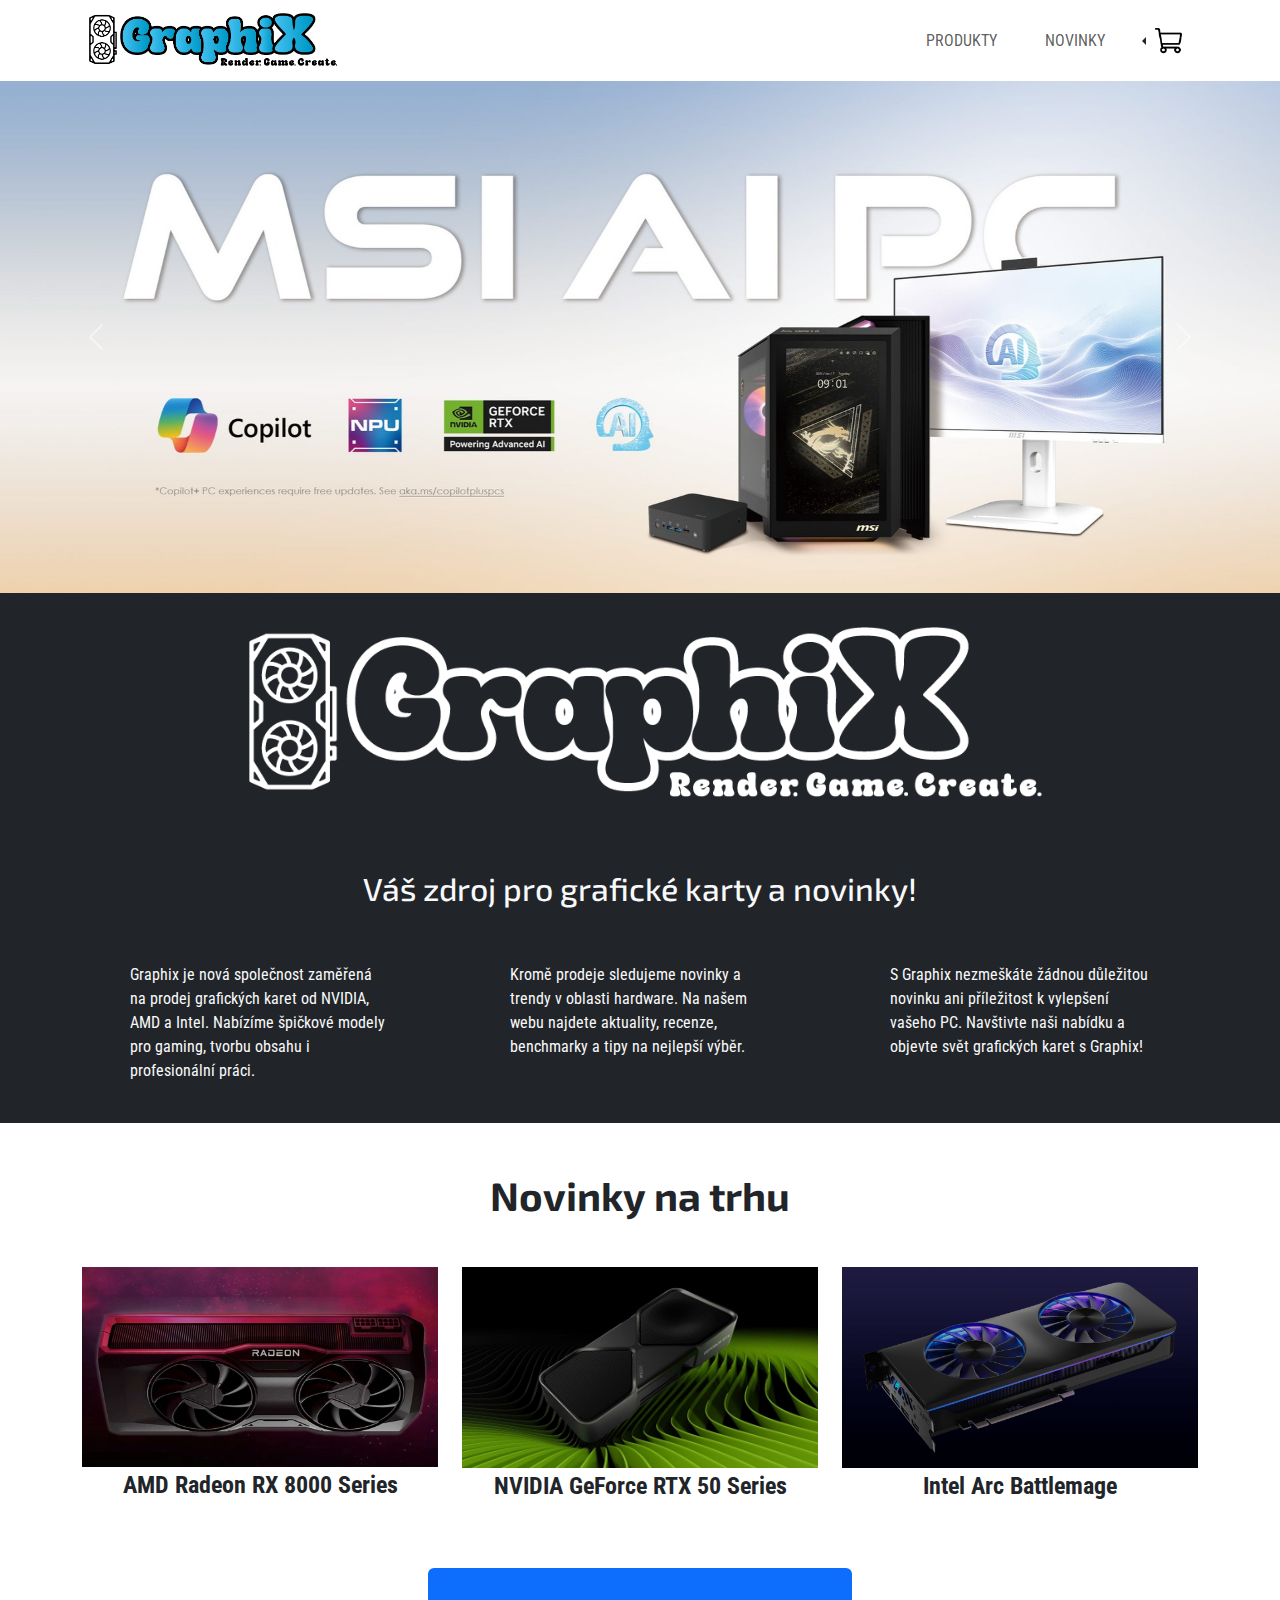
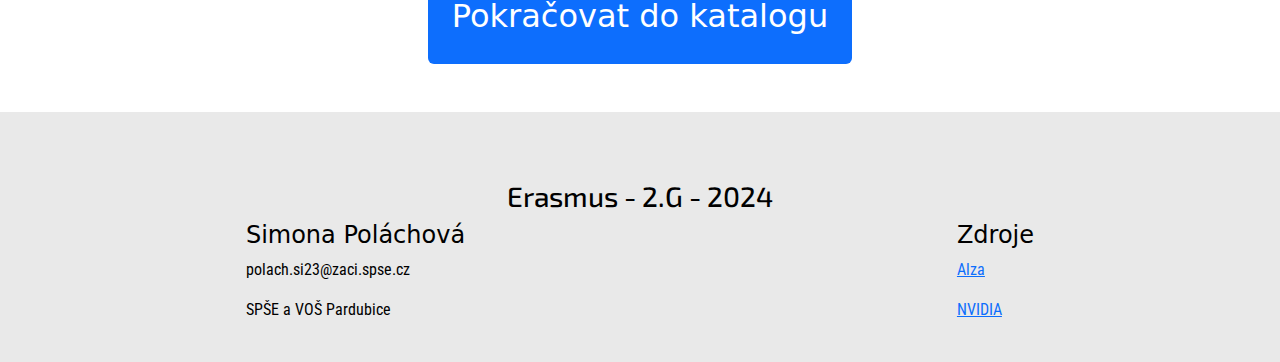
<file: index.html>
<!DOCTYPE html>
<html lang="cs">

<head>
  <meta charset="UTF-8">
  <meta name="viewport" content="width=device-width, initial-scale=1.0">
  <link href="https://cdn.jsdelivr.net/npm/bootstrap@5.3.3/dist/css/bootstrap.min.css" rel="stylesheet"
    integrity="sha384-QWTKZyjpPEjISv5WaRU9OFeRpok6YctnYmDr5pNlyT2bRjXh0JMhjY6hW+ALEwIH" crossorigin="anonymous">
  <link rel="stylesheet" type="text/css" href="styly.css">
  <link href="https://fonts.googleapis.com/css2?family=Exo+2:ital,wght@0,100..900;1,100..900&display=swap" rel="stylesheet">
  <link href="https://fonts.googleapis.com/css2?family=Roboto+Condensed:ital,wght@0,100..900;1,100..900&display=swap" rel="stylesheet">
  <title>GraphiX</title>
</head>

<body>
  <header>
    <nav class="navbar navbar-expand-md bg-body-transparent">
      <div class="container">
        <a class="navbar-brand" href="index.html">
          <img src="images/Logo_erasmus.png" alt="Bootstrap" height="55">
        </a>
        <button class="navbar-toggler" type="button" data-bs-toggle="collapse" data-bs-target="#navbarNavDropdown"
          aria-controls="navbarNavDropdown" aria-expanded="false" aria-label="Toggle navigation">
          <span class="navbar-toggler-icon"></span>
        </button>
        <div class="collapse navbar-collapse" id="navbarNavDropdown">
          <ul class="navbar-nav ms-auto">
            <li class="nav-item mx-3">
              <a class="nav-link" aria-current="page" href="katalog.html">PRODUKTY</a>
            </li>
            <li class="nav-item mx-3">
              <a class="nav-link" href="novinky.html">NOVINKY</a>
            </li>
          </ul>
          <div class="dropdown d-md-none d-sm-block">
            <button class="btn dropdown-toggle" type="button" data-bs-toggle="dropdown" aria-expanded="false">
              <img src="images/shopping-cart-icon-md.png" alt="Dropdown Icon" class="img-fluid"
                style="max-width: 30px;">
            </button>
            <ul class="dropdown-menu p-4" style="width: 280px;">
              <li class="fw-bold fs-4">Váš košík</li>
              <li>Máte 1 produkt v košíku</li>
              <li><hr class="my-2"></li>
              <li>
                <div class="d-flex align-items-center my-2">
                  <img src="images/nitro_kosik.jpg" width="60" class="mx-2" alt="cs2">
                  <div>
                    <p class="mb-0">SAPPHIRE NITRO+ Radeon RX 7700 XT</p>
                    <p class="mb-0"><span class="text-primary">12.690 Kč</span></p>
                  </div>
                </div>
              </li>
              <li id="kosik_button1" class="mt-4">
                <a href="kosik.html">Pokračovat do košíku -></a>
              </li>
            </ul>
          </div>
        </div>
        <div class="dropstart d-none d-md-block">
          <button class="btn dropdown-toggle" type="button" data-bs-toggle="dropdown" aria-expanded="false">
            <img src="images/shopping-cart-icon-md.png" alt="Dropdown Icon" class="img-fluid" style="max-width: 30px;">
          </button>
          <ul class="dropdown-menu p-4" style="width: 280px;">
            <li class="fw-bold fs-4">Váš košík</li>
            <li>Máte 1 produkt v košíku</li>
            <li><hr class="my-2"></li>
            <li>
              <div class="d-flex align-items-center my-2">
                <img src="images/nitro_kosik.jpg" width="60" class="mx-2" alt="cs">
                <div>
                  <p class="mb-0">SAPPHIRE NITRO+ Radeon RX 7700 XT</p>
                  <p class="mb-0"><span class="text-primary">12.690 Kč</span></p>
                </div>
              </div>
            </li>
            <li id="kosik_button2" class="mt-4">
              <a href="kosik.html">Pokračovat do košíku -></a>
            </li>
          </ul>
        </div>
      </div>
    </nav>

    <div id="carouselExampleAutoplaying" class="carousel slide" data-bs-ride="carousel">
      <div class="carousel-inner">
        <div class="carousel-item active">
          <img src="images/msi_banner.jpeg" class="d-none d-lg-block h-100 img-fluid" alt="...">
          <img src="images/msi_banner_md.jpeg" class="d-lg-none w-100" alt="">
        </div>
        <div class="carousel-item">
          <img src="images/nvidia_banner.jpeg" class="d-none d-lg-block h-100 img-fluid" alt="...">
          <img src="images/nvidia_banner_md.jpg" class="d-lg-none w-100" alt="">
        </div>
        <div class="carousel-item">
          <img src="images/sapphire_banner.jpg" class="d-none d-lg-block h-100 img-fluid" alt="...">
          <img src="images/sapphire_banner_md.jpg" class="d-lg-none w-100" alt="">
        </div>
      </div>
      <button class="carousel-control-prev" type="button" data-bs-target="#carouselExampleAutoplaying"
        data-bs-slide="prev">
        <span class="carousel-control-prev-icon" aria-hidden="true"></span>
        <span class="visually-hidden">Previous</span>
      </button>
      <button class="carousel-control-next" type="button" data-bs-target="#carouselExampleAutoplaying"
        data-bs-slide="next">
        <span class="carousel-control-next-icon" aria-hidden="true"></span>
        <span class="visually-hidden">Next</span>
      </button>
    </div>
  </header>

  <section class="informace bg-dark">
    <div class="container text-light">
      <div class="d-flex justify-content-center py-4">
        <img src="images/Logo_erasmus_bile.png" class="img-fluid w-75" alt="">
      </div>
      <h2 class="text-center py-5">Váš zdroj pro grafické karty a novinky!</h2>
      <div class="row d-flex justify-content-around pb-4">
        <div class="col-md-3">
          <p>Graphix je nová společnost zaměřená na prodej grafických karet od NVIDIA, AMD a Intel. Nabízíme špičkové
            modely
            pro gaming, tvorbu obsahu i profesionální práci.</p>
        </div>
        <div class="col-md-3">
          <p>Kromě prodeje sledujeme novinky a trendy v oblasti hardware. Na našem webu najdete aktuality, recenze,
            benchmarky a tipy na nejlepší výběr.</p>
        </div>
        <div class="col-md-3">
          <p>S Graphix nezmeškáte žádnou důležitou novinku ani příležitost k vylepšení vašeho PC. Navštivte naši nabídku
            a
            objevte svět grafických karet s Graphix!</p>
        </div>
      </div>
    </div>
  </section>

  <section class="novinky">
    <h1 class="fw-bold text-center m-5">Novinky na trhu</h1>
    <div class="container">
      <div class="row d-flex justify-content-center mb-5">
        <div class="col-md-4">
          <a href="novinky.html"><img src="images/amd_novivnky.jpg" class="img-fluid" alt=""></a>
          <p class="fw-bold fs-4 text-center">AMD Radeon RX 8000 Series</p>
        </div>
        <div class="col-md-4">
          <a href="novinky.html"><img src="images/nvidia_novinky.jpeg" class="img-fluid" alt=""></a>
          <p class="fw-bold fs-4 text-center">NVIDIA GeForce RTX 50 Series</p>
        </div>
        <div class="col-md-4">
          <a href="novinky.html"><img src="images/arc_novinky.png" class="img-fluid" alt=""></a>
          <p class="fw-bold fs-4 text-center">Intel Arc Battlemage</p>
        </div>
      </div>
    </div>

    <div class="d-flex justify-content-center m-5">
      <a href="katalog.html" class="bg-primary text-decoration-none text-white fs-2 p-4 rounded">Pokračovat do katalogu</a>
    </div>
  </section>

  <footer class="pt-5">
    <h3>Erasmus - 2.G - 2024</h3>
    <div class="texty">
      <article>
        <h4>Simona Poláchová</h4>
        <p>polach.si23@zaci.spse.cz</p>
        <p>SPŠE a VOŠ Pardubice</p>
      </article>
      <article class="zdroje">
        <h4>Zdroje</h4>
        <a href="https://www.alza.cz/graficke-karty/18842862.htm">
          <p>Alza</p>
        </a>
        <a href="https://www.nvidia.com/en-us/">
          <p>NVIDIA</p>
        </a>
      </article>
    </div>
  </footer>

  <script src="https://cdn.jsdelivr.net/npm/bootstrap@5.3.3/dist/js/bootstrap.bundle.min.js"
    integrity="sha384-YvpcrYf0tY3lHB60NNkmXc5s9fDVZLESaAA55NDzOxhy9GkcIdslK1eN7N6jIeHz"
    crossorigin="anonymous"></script>


</body>

</html>
</file>
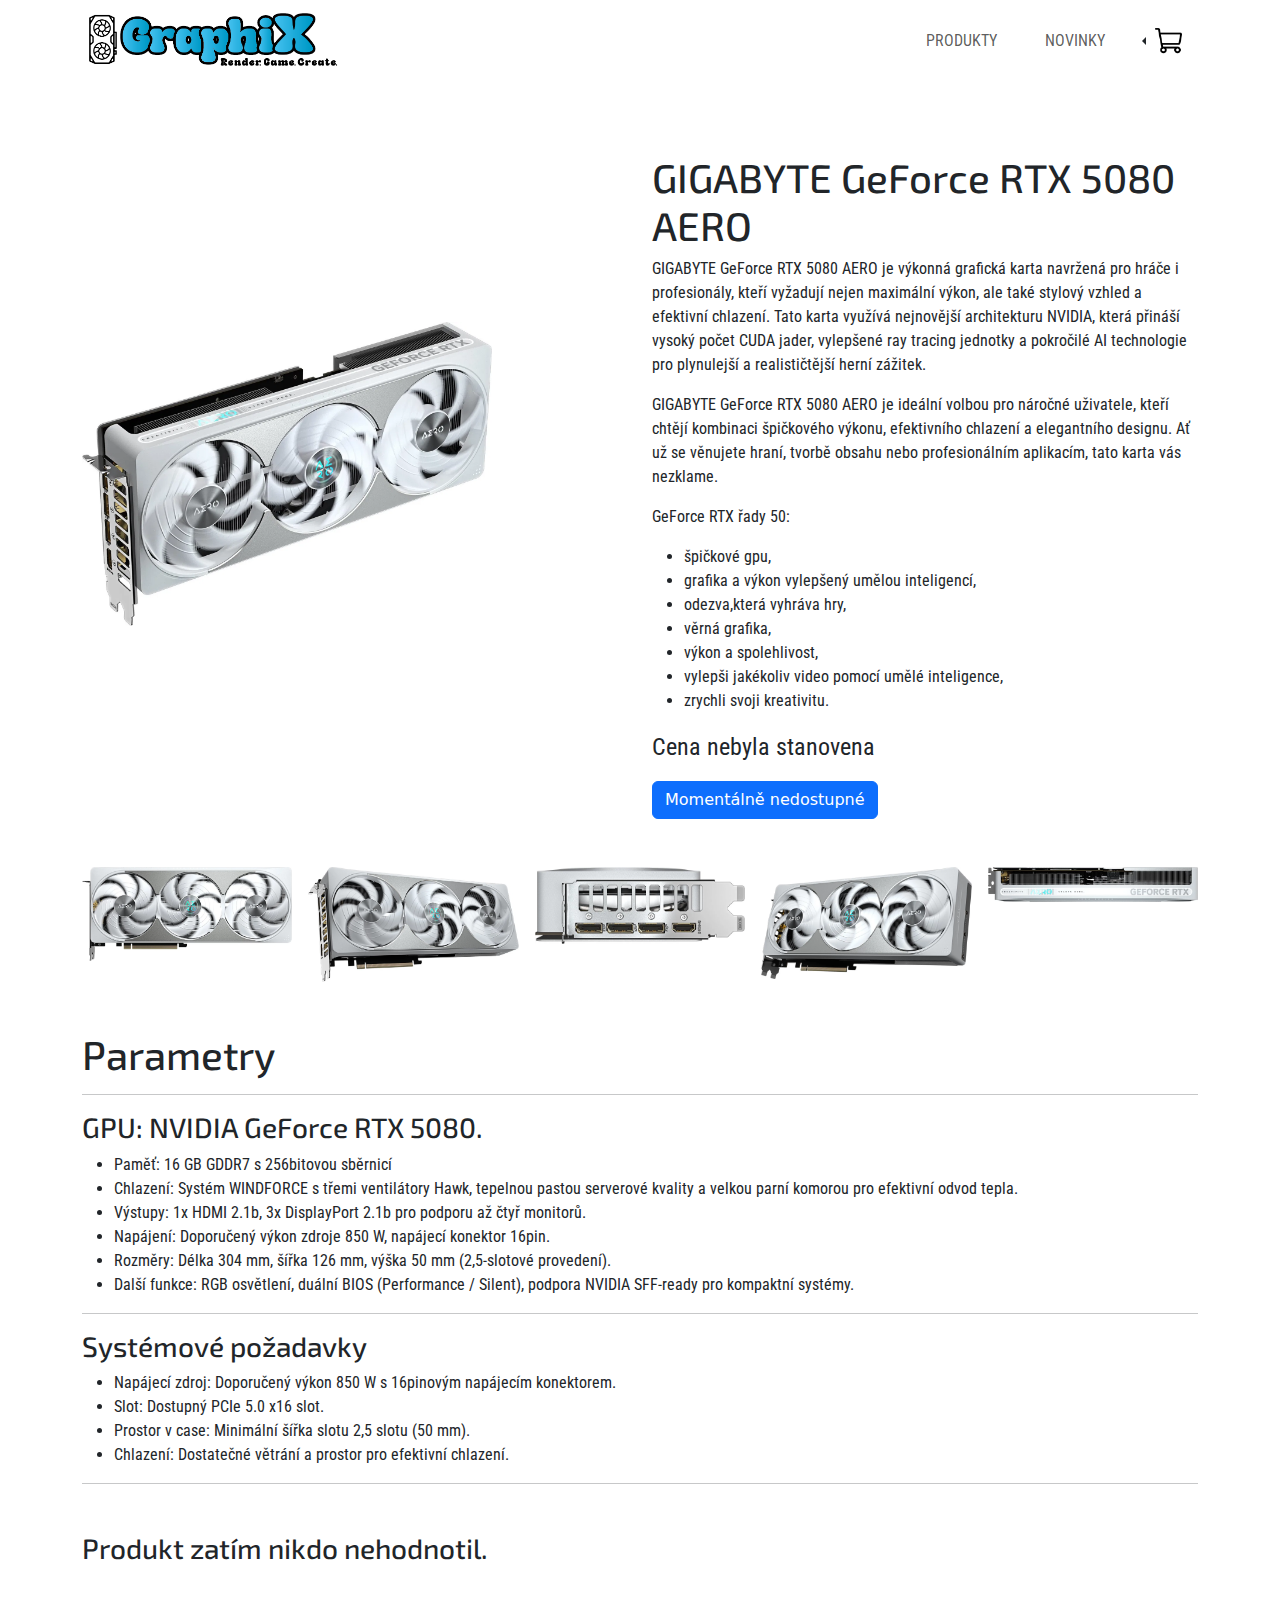
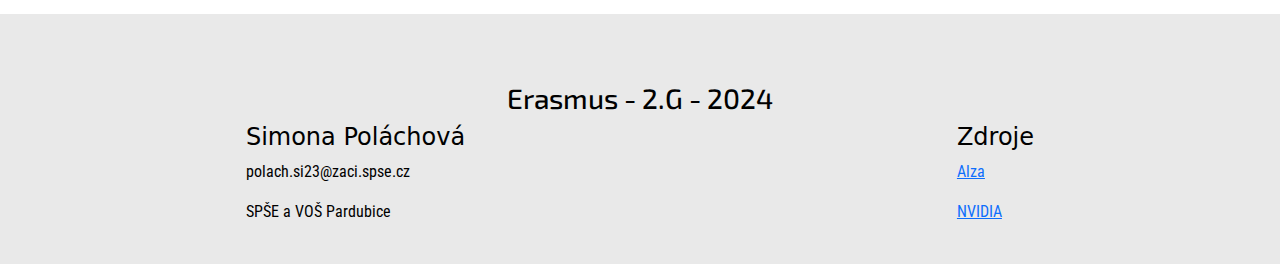
<file: detail.html>
<!DOCTYPE html>
<html lang="cs">

<head>
    <meta charset="UTF-8">
    <meta name="viewport" content="width=device-width, initial-scale=1.0">
    <link rel="stylesheet" href="styly.css" type="text/css">
    <link href="https://cdn.jsdelivr.net/npm/bootstrap@5.3.3/dist/css/bootstrap.min.css" rel="stylesheet"
        integrity="sha384-QWTKZyjpPEjISv5WaRU9OFeRpok6YctnYmDr5pNlyT2bRjXh0JMhjY6hW+ALEwIH" crossorigin="anonymous">
    <link href="https://cdn.jsdelivr.net/npm/@fancyapps/ui@4.0/dist/fancybox.css" rel="stylesheet">
    <link href="https://fonts.googleapis.com/css2?family=Exo+2:ital,wght@0,100..900;1,100..900&display=swap" rel="stylesheet">
    <link href="https://fonts.googleapis.com/css2?family=Roboto+Condensed:ital,wght@0,100..900;1,100..900&display=swap" rel="stylesheet">
    <title>GIGABYTE GeForce RTX 5080 AERO</title>
</head>

<body>
    <nav class="navbar navbar-expand-md bg-body-transparent">
        <div class="container">
            <a class="navbar-brand" href="index.html">
                <img src="images/Logo_erasmus.png" alt="Bootstrap" height="55">
            </a>
            <button class="navbar-toggler" type="button" data-bs-toggle="collapse" data-bs-target="#navbarNavDropdown"
                aria-controls="navbarNavDropdown" aria-expanded="false" aria-label="Toggle navigation">
                <span class="navbar-toggler-icon"></span>
            </button>
            <div class="collapse navbar-collapse" id="navbarNavDropdown">
                <ul class="navbar-nav ms-auto">
                    <li class="nav-item mx-3">
                        <a class="nav-link" aria-current="page" href="katalog.html">PRODUKTY</a>
                    </li>
                    <li class="nav-item mx-3">
                        <a class="nav-link" href="novinky.html">NOVINKY</a>
                    </li>
                </ul>
                <div class="dropdown d-md-none d-sm-block">
                    <button class="btn dropdown-toggle" type="button" data-bs-toggle="dropdown" aria-expanded="false">
                        <img src="images/shopping-cart-icon-md.png" alt="Dropdown Icon" class="img-fluid"
                            style="max-width: 30px;">
                    </button>
                    <ul class="dropdown-menu p-4" style="width: 280px;">
                        <li>Váš košík</li>
                        <li>Máte 1 produkt v košíku</li>
                        <li><hr class="my-2"></li>
                        <li>
                            <div class="d-flex align-items-center my-2">
                                <img src="images/nitro_kosik.jpg" width="60" class="mx-2" alt="cs2">
                                <div>
                                    <p class="mb-0">SAPPHIRE NITRO+ Radeon RX 7700 XT</p>
                                    <p class="mb-0"><span class="text-primary">12.690 Kč</span></p>
                                </div>
                            </div>
                        </li>
                        <li id="kosik_button1" class="mt-4">
                            <a href="kosik.html">Pokračovat do košíku -></a>
                        </li>
                    </ul>
                </div>
            </div>
            <div class="dropstart d-none d-md-block">
                <button class="btn dropdown-toggle" type="button" data-bs-toggle="dropdown" aria-expanded="false">
                    <img src="images/shopping-cart-icon-md.png" alt="Dropdown Icon" class="img-fluid"
                        style="max-width: 30px;">
                </button>
                <ul class="dropdown-menu p-4" style="width: 280px;">
                    <li>Váš košík</li>
                    <li>Máte 1 produkt v košíku</li>
                    <li><hr class="my-2"></li>
                    <li>
                        <div class="d-flex align-items-center my-2">
                            <img src="images/nitro_kosik.jpg" width="60" class="mx-2" alt="cs">
                            <div>
                                <p class="mb-0">SAPPHIRE NITRO+ Radeon RX 7700 XT</p>
                                <p class="mb-0"><span class="text-primary">12.690 Kč</span></p>
                            </div>
                        </div>
                    </li>
                    <li id="kosik_button2" class="mt-4">
                        <a href="kosik.html">Pokračovat do košíku -></a>
                    </li>
                </ul>
            </div>
        </div>
    </nav>

    <section class="detail">
        <div class="container">
            <div class="row mt-5">
                <div class="col-lg-6 d-flex align-items-center justify-content-center">
                    <div class="col gallery-item d-flex justify-content-center">
                        <a href="images/detail_main.webp" data-fancybox="gallery" data-caption="Obrázek 1">
                            <img src="images/detail_main.webp" class="w-75 img-fluid" alt="Obrázek 1">
                        </a>
                    </div>
                </div>
                <div class="col-lg-6">
                    <h1 class="mt-4">GIGABYTE GeForce RTX 5080 AERO</h1>
                    <p>GIGABYTE GeForce RTX 5080 AERO je výkonná grafická karta navržená pro hráče i profesionály, kteří
                        vyžadují nejen maximální výkon, ale také stylový vzhled a efektivní chlazení. Tato karta využívá
                        nejnovější architekturu NVIDIA, která přináší vysoký počet CUDA jader, vylepšené ray tracing
                        jednotky a pokročilé AI technologie pro plynulejší a realističtější herní zážitek.</p>
                    <p>GIGABYTE GeForce RTX 5080 AERO je ideální volbou pro náročné uživatele, kteří chtějí kombinaci
                        špičkového výkonu, efektivního chlazení a elegantního designu. Ať už se věnujete hraní, tvorbě
                        obsahu nebo profesionálním aplikacím, tato karta vás nezklame.</p>
                    <p>GeForce RTX řady 50:</p>
                    <ul>
                        <li>špičkové gpu,</li>
                        <li>grafika a výkon vylepšený umělou inteligencí,</li>
                        <li>odezva,která vyhráva hry,</li>
                        <li>věrná grafika,</li>
                        <li>výkon a spolehlivost,</li>
                        <li>vylepši jakékoliv video pomocí umělé inteligence,</li>
                        <li>zrychli svoji kreativitu.</li>
                    </ul>
                    <p class="fs-4">Cena nebyla stanovena</p>
                    <button type="button" class="btn btn-primary">Momentálně nedostupné</button>
                </div>
            </div>
        </div>
    </section>
    <div class="galerie">
        <div class="container py-5">
            <div class="row row-cols-1 row-cols-md-2 row-cols-lg-5 g-3">

                <div class="col gallery-item d-flex justify-content-center">
                    <a href="images/detail1.webp" data-fancybox="gallery" data-caption="Obrázek 2">
                        <img src="images/detail1.webp" class="img-fluid" alt="Obrázek 2">
                    </a>
                </div>

                <div class="col gallery-item d-flex justify-content-center">
                    <a href="images/detail2.webp" data-fancybox="gallery" data-caption="Obrázek 3">
                        <img src="images/detail2.webp" class="img-fluid" alt="Obrázek 3">
                    </a>
                </div>

                <div class="col gallery-item d-flex justify-content-center">
                    <a href="images/deatil3.webp" data-fancybox="gallery" data-caption="Obrázek 4">
                        <img src="images/deatil3.webp" class="img-fluid" alt="Obrázek 4">
                    </a>
                </div>

                <div class="col gallery-item d-flex justify-content-center">
                    <a href="images/detail4.webp" data-fancybox="gallery" data-caption="Obrázek 5">
                        <img src="images/detail4.webp" class="img-fluid" alt="Obrázek 5">
                    </a>
                </div>

                <div class="col gallery-item d-flex justify-content-center">
                    <a href="images/detail5.webp" data-fancybox="gallery" data-caption="Obrázek 6">
                        <img src="images/detail5.webp" class="img-fluid" alt="Obrázek 6">
                    </a>
                </div>
            </div>
        </div>
    </div>

    <section class="parametry">
        <div class="container mb-5">
            <h1>Parametry</h1>
            <hr>
            <div>
                <article>
                    <h3>GPU: NVIDIA GeForce RTX 5080.</h3>
                    <ul>
                        <li>Paměť: 16 GB GDDR7 s 256bitovou sběrnicí</li>
                        <li>Chlazení: Systém WINDFORCE s třemi ventilátory Hawk, tepelnou pastou serverové kvality a velkou parní komorou pro efektivní odvod tepla.</li>
                        <li>Výstupy: 1x HDMI 2.1b, 3x DisplayPort 2.1b pro podporu až čtyř monitorů.</li>
                        <li>Napájení: Doporučený výkon zdroje 850 W, napájecí konektor 16pin.</li>
                        <li>Rozměry: Délka 304 mm, šířka 126 mm, výška 50 mm (2,5-slotové provedení).</li>
                        <li>Další funkce: RGB osvětlení, duální BIOS (Performance / Silent), podpora NVIDIA SFF-ready pro kompaktní systémy.</li>
                    </ul>
                </article>
            </div>
            <hr>
            <div>
                <h3>Systémové požadavky</h3>
                    <ul>
                        <li>Napájecí zdroj: Doporučený výkon 850 W s 16pinovým napájecím konektorem.</li>
                        <li>Slot: Dostupný PCIe 5.0 x16 slot.</li>
                        <li>Prostor v case: Minimální šířka slotu 2,5 slotu (50 mm).</li>
                        <li>Chlazení: Dostatečné větrání a prostor pro efektivní chlazení.
                        </li>
                    </ul>
            </div>
            <hr>
        </div>

    </section>

    <section class="rezence">
        <div class="container">
            <h3 class="mb-5">Produkt zatím nikdo nehodnotil.</h3>
        </div>
    </section>

    <footer class="pt-5">
        <h3>Erasmus - 2.G - 2024</h3>
        <div class="texty">
          <article>
            <h4>Simona Poláchová</h4>
            <p>polach.si23@zaci.spse.cz</p>
            <p>SPŠE a VOŠ Pardubice</p>
          </article>
          <article class="zdroje">
            <h4>Zdroje</h4>
            <a href="https://www.alza.cz/graficke-karty/18842862.htm">
              <p>Alza</p>
            </a>
            <a href="https://www.nvidia.com/en-us/">
              <p>NVIDIA</p>
            </a>
          </article>
        </div>
      </footer>





    <script src="https://cdn.jsdelivr.net/npm/bootstrap@5.3.3/dist/js/bootstrap.bundle.min.js"
        integrity="sha384-YvpcrYf0tY3lHB60NNkmXc5s9fDVZLESaAA55NDzOxhy9GkcIdslK1eN7N6jIeHz"
        crossorigin="anonymous"></script>
    <script src="https://cdn.jsdelivr.net/npm/@fancyapps/ui@4.0/dist/fancybox.umd.js"></script>
    <script>

        Fancybox.bind('[data-fancybox="gallery"]', {
            Thumbs: {
                autoStart: true,
            },
            Toolbar: {
                display: ['counter', 'close'],
            }
        });
    </script>
</body>

</html>
</file>
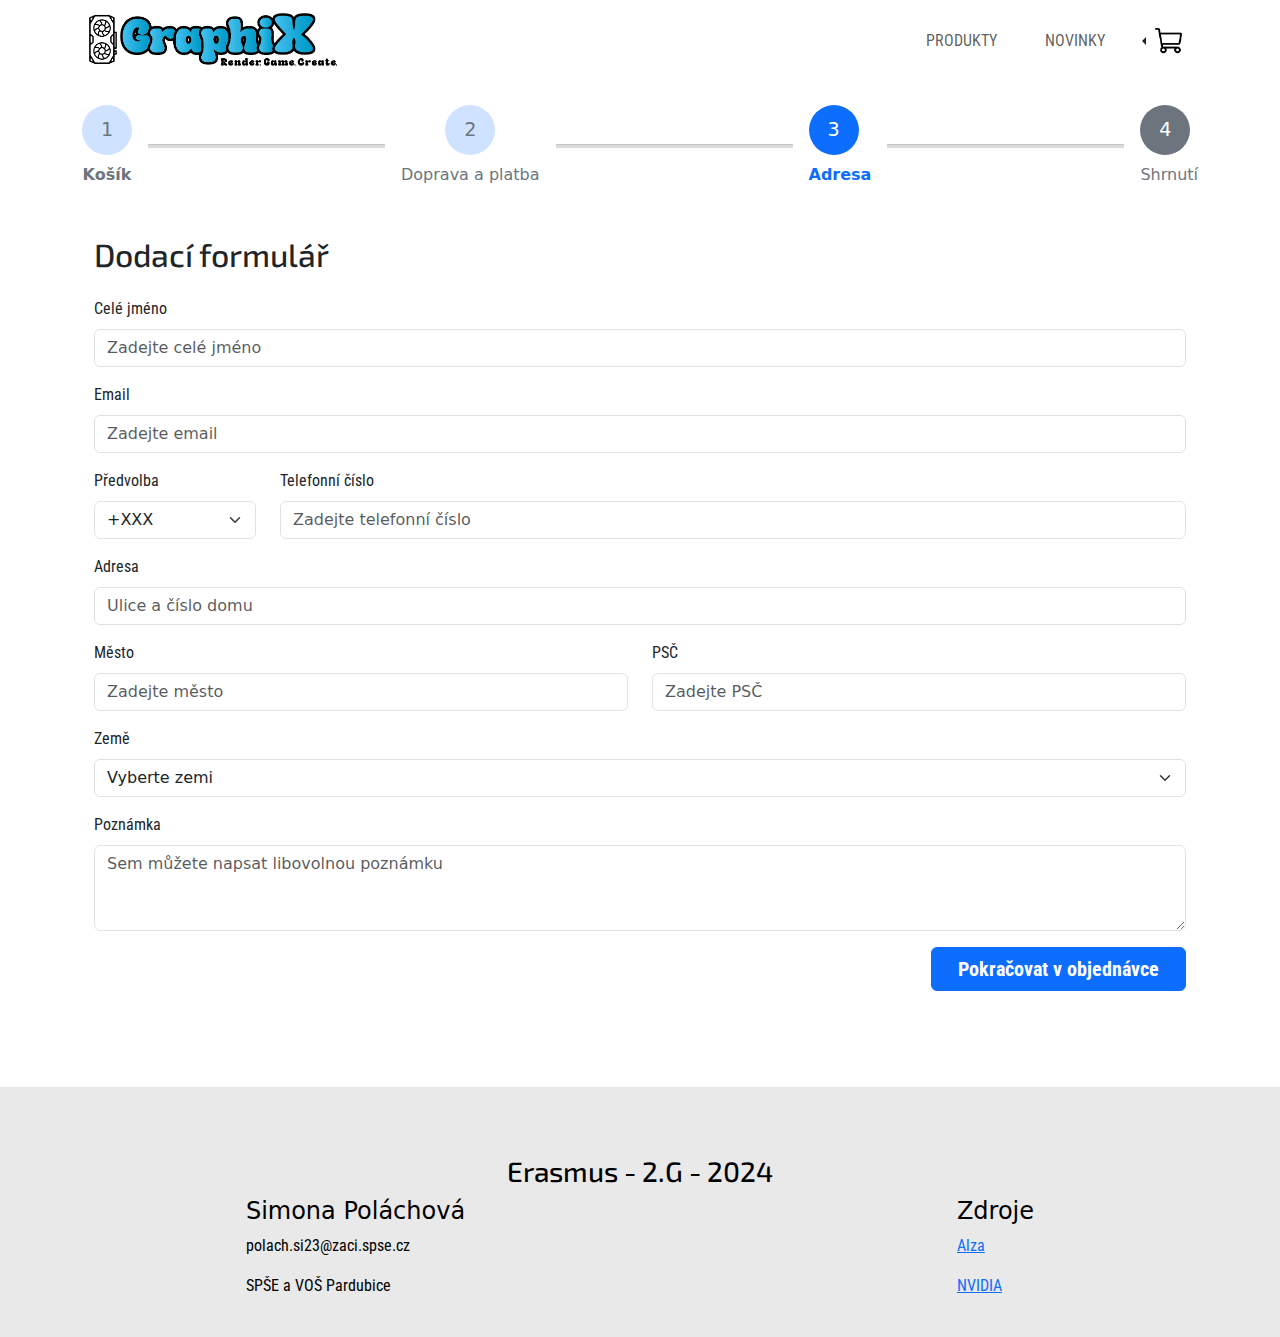
<file: dodaci_udaje.html>
<!DOCTYPE html>
<html lang="cs">

<head>
  <meta charset="UTF-8">
  <meta name="viewport" content="width=device-width, initial-scale=1.0">
  <link href="https://cdn.jsdelivr.net/npm/bootstrap@5.3.3/dist/css/bootstrap.min.css" rel="stylesheet"
    integrity="sha384-QWTKZyjpPEjISv5WaRU9OFeRpok6YctnYmDr5pNlyT2bRjXh0JMhjY6hW+ALEwIH" crossorigin="anonymous">
  <link rel="stylesheet" href="styly.css" type="text/css">
  <link href="https://fonts.googleapis.com/css2?family=Exo+2:ital,wght@0,100..900;1,100..900&display=swap" rel="stylesheet">
  <link href="https://fonts.googleapis.com/css2?family=Roboto+Condensed:ital,wght@0,100..900;1,100..900&display=swap" rel="stylesheet">
  <title>Adresa</title>
</head>

<body>
    <nav class="navbar navbar-expand-md bg-body-transparent">
        <div class="container">
          <a class="navbar-brand" href="index.html">
            <img src="images/Logo_erasmus.png" alt="Bootstrap" height="55">
          </a>
          <button class="navbar-toggler" type="button" data-bs-toggle="collapse" data-bs-target="#navbarNavDropdown"
            aria-controls="navbarNavDropdown" aria-expanded="false" aria-label="Toggle navigation">
            <span class="navbar-toggler-icon"></span>
          </button>
          <div class="collapse navbar-collapse" id="navbarNavDropdown">
            <ul class="navbar-nav ms-auto">
              <li class="nav-item mx-3">
                <a class="nav-link" aria-current="page" href="katalog.html">PRODUKTY</a>
              </li>
              <li class="nav-item mx-3">
                <a class="nav-link" href="novinky.html">NOVINKY</a>
              </li>
            </ul>
            <div class="dropdown d-md-none d-sm-block">
              <button class="btn dropdown-toggle" type="button" data-bs-toggle="dropdown" aria-expanded="false">
                <img src="images/shopping-cart-icon-md.png" alt="Dropdown Icon" class="img-fluid"
                  style="max-width: 30px;">
              </button>
              <ul class="dropdown-menu p-4" style="width: 280px;">
                <li class="fw-bold fs-4">Váš košík</li>
                <li>Máte 1 produkt v košíku</li>
                <li><hr class="my-2"></li>
                <li>
                  <div class="d-flex align-items-center my-2">
                    <img src="images/nitro_kosik.jpg" width="60" class="mx-2" alt="cs2">
                    <div>
                      <p class="mb-0">SAPPHIRE NITRO+ Radeon RX 7700 XT</p>
                      <p class="mb-0"><span class="text-primary">12.690 Kč</span></p>
                    </div>
                  </div>
                </li>
                <li id="kosik_button1" class="mt-4">
                  <a href="kosik.html">Pokračovat do košíku -></a>
                </li>
              </ul>
            </div>
          </div>
          <div class="dropstart d-none d-md-block">
            <button class="btn dropdown-toggle" type="button" data-bs-toggle="dropdown" aria-expanded="false">
              <img src="images/shopping-cart-icon-md.png" alt="Dropdown Icon" class="img-fluid" style="max-width: 30px;">
            </button>
            <ul class="dropdown-menu p-4" style="width: 280px;">
              <li class="fw-bold fs-4">Váš košík</li>
              <li>Máte 1 produkt v košíku</li>
              <li><hr class="my-2"></li>
              <li>
                <div class="d-flex align-items-center my-2">
                  <img src="images/nitro_kosik.jpg" width="60" class="mx-2" alt="cs">
                  <div>
                    <p class="mb-0">SAPPHIRE NITRO+ Radeon RX 7700 XT</p>
                    <p class="mb-0"><span class="text-primary">12.690 Kč</span></p>
                  </div>
                </div>
              </li>
              <li id="kosik_button2" class="mt-4">
                <a href="kosik.html">Pokračovat do košíku -></a>
              </li>
            </ul>
          </div>
        </div>
      </nav>

  <div>
    <div class="container">
      <div class="d-flex align-items-center my-4">
        <div class="text-center">
          <div
            class="rounded-circle bg-primary-subtle text-secondary d-flex align-items-center justify-content-center step-circle">
            1</div>
          <div class="text-secondary fw-bold mt-2">Košík</div>
        </div>
        <hr class="flex-grow-1 bg-secondary mx-3 step-line">
        <div>
          <a href="doprava.html" class="text-decoration-none text-center d-flex flex-column align-items-center">
            <div
              class="rounded-circle bg-primary-subtle text-secondary d-flex align-items-center justify-content-center step-circle">
              2</div>
            <div class="text-secondary mt-2">Doprava a platba</div>
          </a>
        </div>
        <hr class="flex-grow-1 bg-secondary mx-3 step-line">
        <div class="text-center">
          <div
            class="rounded-circle bg-primary text-white d-flex align-items-center justify-content-center step-circle">3
          </div>
          <div class="text-primary fw-bold mt-2">Adresa</div>
        </div>
        <hr class="flex-grow-1 bg-secondary mx-3 step-line">
        <div class="text-center">
          <div
            class="rounded-circle bg-secondary text-white d-flex align-items-center justify-content-center step-circle">
            4</div>
          <div class="text-secondary mt-2">Shrnutí</div>
        </div>
      </div>
    </div>
  </div>

  <section class="dodaci_udaje mb-5">
    <div class="container p-4 " id="udaje">
      <h2 class="mb-4">Dodací formulář</h2>
  <form>
    <div class="mb-3">
      <label for="fullName" class="form-label">Celé jméno</label>
      <input type="text" class="form-control" id="fullName" placeholder="Zadejte celé jméno" required>
    </div>
    <div class="mb-3">
      <label for="email" class="form-label">Email</label>
      <input type="email" class="form-control" id="email" placeholder="Zadejte email" required>
    </div>
    <div class="mb-3 row">
      <div class="col-md-2">
        <label for="countryCode" class="form-label">Předvolba</label>
        <select class="form-select" id="countryCode" required>
          <option value="" selected disabled>+XXX</option>
          <option value="+420">+420 (ČR)</option>
          <option value="+421">+421 (SK)</option>
        </select>
      </div>
      <div class="col-md-10">
        <label for="phone" class="form-label">Telefonní číslo</label>
        <input type="tel" class="form-control" id="phone" placeholder="Zadejte telefonní číslo" required>
      </div>
    </div>
    <div class="mb-3">
      <label for="address" class="form-label">Adresa</label>
      <input type="text" class="form-control" id="address" placeholder="Ulice a číslo domu" required>
    </div>
    <div class="mb-3 row">
      <div class="col-md-6">
        <label for="city" class="form-label">Město</label>
        <input type="text" class="form-control" id="city" placeholder="Zadejte město" required>
      </div>
      <div class="col-md-6">
        <label for="postalCode" class="form-label">PSČ</label>
        <input type="text" class="form-control" id="postalCode" placeholder="Zadejte PSČ" required>
      </div>
    </div>
    <div class="mb-3">
      <label for="country" class="form-label">Země</label>
      <select class="form-select" id="country" required>
        <option value="" selected disabled>Vyberte zemi</option>
        <option value="cz">Česká republika</option>
        <option value="sk">Slovensko</option>
      </select>
    </div>
    <div class="mb-3">
      <label for="note" class="form-label">Poznámka</label>
      <textarea class="form-control" id="note" rows="3" placeholder="Sem můžete napsat libovolnou poznámku"></textarea>
    </div>
  </form>
  <div class="row mb-4 d-flex justify-content-end">
    <div class="col-lg-3 d-flex align-items-center">
      <a href="shrnuti.html"
        class="btn btn-primary w-100 d-flex align-items-center justify-content-center fw-bold fs-5">
        <p class="m-0">Pokračovat v objednávce</p>
      </a>
    </div>
  </div>
    </div>
  </section>

  <footer class="pt-5">
    <h3>Erasmus - 2.G - 2024</h3>
    <div class="texty">
      <article>
        <h4>Simona Poláchová</h4>
        <p>polach.si23@zaci.spse.cz</p>
        <p>SPŠE a VOŠ Pardubice</p>
      </article>
      <article class="zdroje">
        <h4>Zdroje</h4>
        <a href="https://www.alza.cz/graficke-karty/18842862.htm">
          <p>Alza</p>
        </a>
        <a href="https://www.nvidia.com/en-us/">
          <p>NVIDIA</p>
        </a>
      </article>
    </div>
  </footer>

  <script src="https://cdn.jsdelivr.net/npm/bootstrap@5.3.3/dist/js/bootstrap.bundle.min.js"
    integrity="sha384-YvpcrYf0tY3lHB60NNkmXc5s9fDVZLESaAA55NDzOxhy9GkcIdslK1eN7N6jIeHz"
    crossorigin="anonymous"></script>
</body>

</html>
</file>
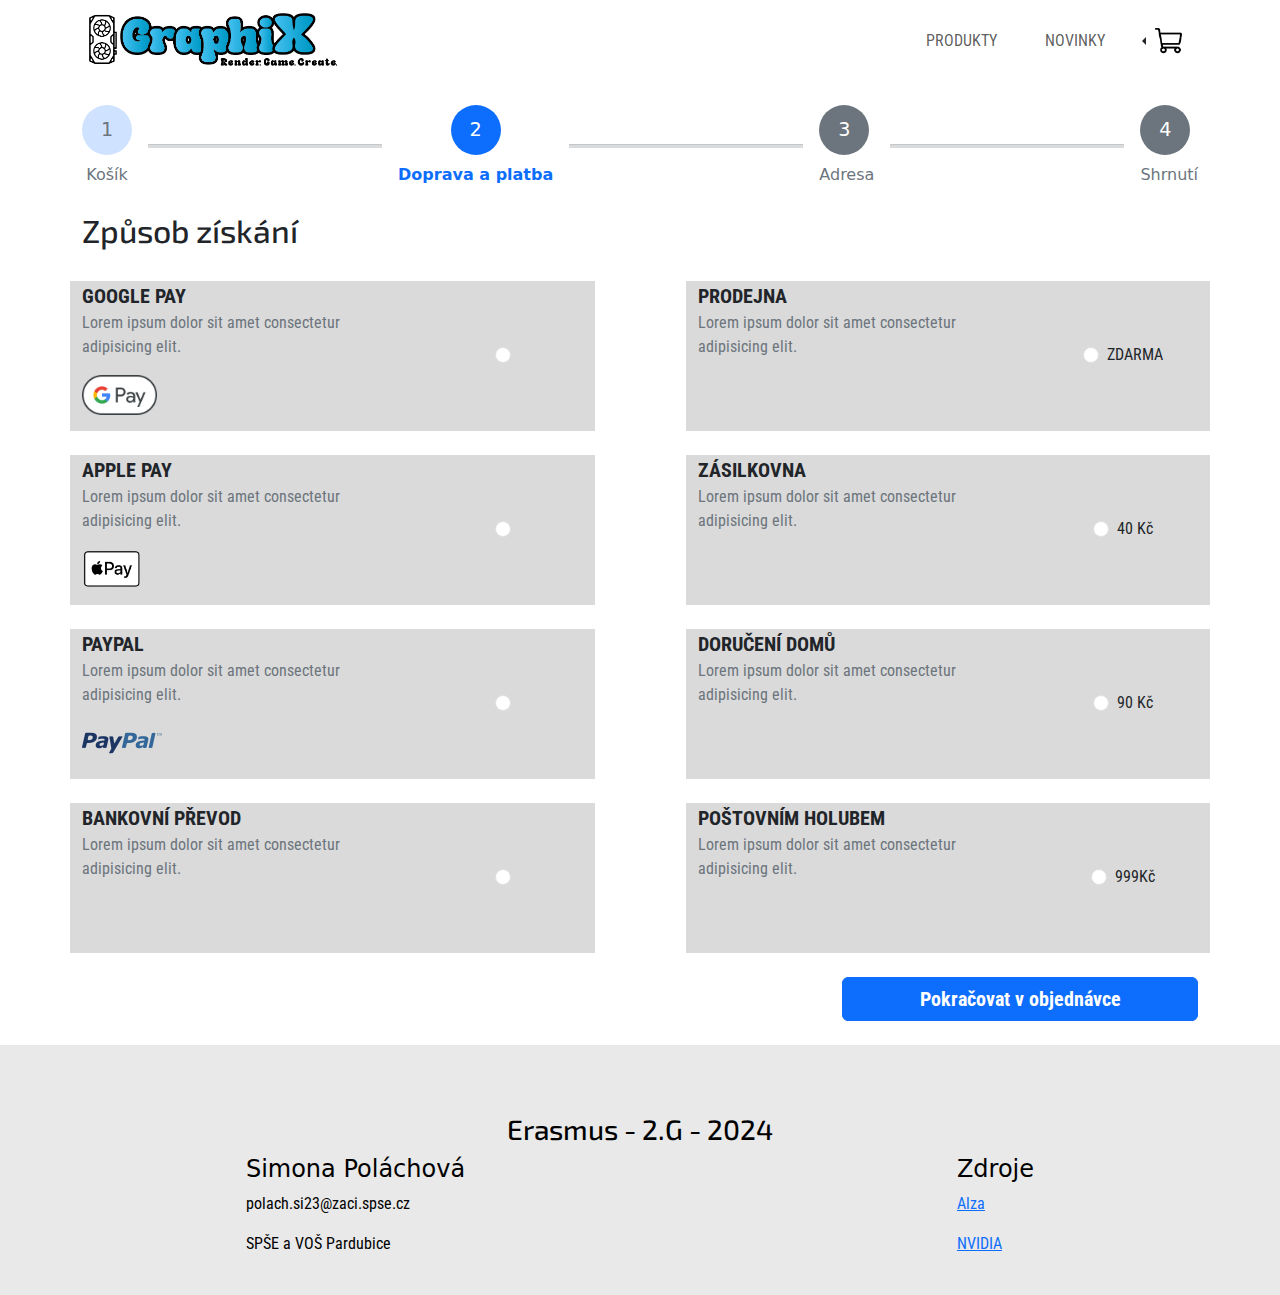
<file: doprava.html>
<!DOCTYPE html>
<html lang="cs">

<head>
  <meta charset="UTF-8">
  <meta name="viewport" content="width=device-width, initial-scale=1.0">
  <link href="https://cdn.jsdelivr.net/npm/bootstrap@5.3.3/dist/css/bootstrap.min.css" rel="stylesheet"
    integrity="sha384-QWTKZyjpPEjISv5WaRU9OFeRpok6YctnYmDr5pNlyT2bRjXh0JMhjY6hW+ALEwIH" crossorigin="anonymous">
  <link rel="stylesheet" href="styly.css" type="text/css">
  <link href="https://fonts.googleapis.com/css2?family=Exo+2:ital,wght@0,100..900;1,100..900&display=swap" rel="stylesheet">
  <link href="https://fonts.googleapis.com/css2?family=Roboto+Condensed:ital,wght@0,100..900;1,100..900&display=swap" rel="stylesheet">
  <title>Doprava a platba</title>
</head>

<body>
    <nav class="navbar navbar-expand-md bg-body-transparent">
        <div class="container">
          <a class="navbar-brand" href="index.html">
            <img src="images/Logo_erasmus.png" alt="Bootstrap" height="55">
          </a>
          <button class="navbar-toggler" type="button" data-bs-toggle="collapse" data-bs-target="#navbarNavDropdown"
            aria-controls="navbarNavDropdown" aria-expanded="false" aria-label="Toggle navigation">
            <span class="navbar-toggler-icon"></span>
          </button>
          <div class="collapse navbar-collapse" id="navbarNavDropdown">
            <ul class="navbar-nav ms-auto">
              <li class="nav-item mx-3">
                <a class="nav-link" aria-current="page" href="katalog.html">PRODUKTY</a>
              </li>
              <li class="nav-item mx-3">
                <a class="nav-link" href="novinky.html">NOVINKY</a>
              </li>
            </ul>
            <div class="dropdown d-md-none d-sm-block">
              <button class="btn dropdown-toggle" type="button" data-bs-toggle="dropdown" aria-expanded="false">
                <img src="images/shopping-cart-icon-md.png" alt="Dropdown Icon" class="img-fluid"
                  style="max-width: 30px;">
              </button>
              <ul class="dropdown-menu p-4" style="width: 280px;">
                <li class="fw-bold fs-4">Váš košík</li>
                <li>Máte 1 produkt v košíku</li>
                <li><hr class="my-2"></li>
                <li>
                  <div class="d-flex align-items-center my-2">
                    <img src="images/nitro_kosik.jpg" width="60" class="mx-2" alt="cs2">
                    <div>
                      <p class="mb-0">SAPPHIRE NITRO+ Radeon RX 7700 XT</p>
                      <p class="mb-0"><span class="text-primary">12.690 Kč</span></p>
                    </div>
                  </div>
                </li>
                <li id="kosik_button1" class="mt-4">
                  <a href="kosik.html">Pokračovat do košíku -></a>
                </li>
              </ul>
            </div>
          </div>
          <div class="dropstart d-none d-md-block">
            <button class="btn dropdown-toggle" type="button" data-bs-toggle="dropdown" aria-expanded="false">
              <img src="images/shopping-cart-icon-md.png" alt="Dropdown Icon" class="img-fluid" style="max-width: 30px;">
            </button>
            <ul class="dropdown-menu p-4" style="width: 280px;">
              <li class="fw-bold fs-4">Váš košík</li>
              <li>Máte 1 produkt v košíku</li>
              <li><hr class="my-2"></li>
              <li>
                <div class="d-flex align-items-center my-2">
                  <img src="images/nitro_kosik.jpg" width="60" class="mx-2" alt="cs">
                  <div>
                    <p class="mb-0">SAPPHIRE NITRO+ Radeon RX 7700 XT</p>
                    <p class="mb-0"><span class="text-primary">12.690 Kč</span></p>
                  </div>
                </div>
              </li>
              <li id="kosik_button2" class="mt-4">
                <a href="kosik.html">Pokračovat do košíku -></a>
              </li>
            </ul>
          </div>
        </div>
      </nav>

  <div>
    <div class="container">
      <div class="d-flex align-items-center my-4">
        <div class="text-center">
          <a href="kosik.html" class="text-decoration-none">
            <div
              class="rounded-circle bg-primary-subtle text-secondary d-flex align-items-center justify-content-center step-circle">
              1</div>
            <div class="text-secondary mt-2">Košík</div>
          </a>
        </div>
        <hr class="flex-grow-1 bg-secondary mx-3 step-line">
        <div class="text-center d-flex flex-column align-items-center">
          <div
            class="rounded-circle bg-primary text-white d-flex align-items-center justify-content-center step-circle">2
          </div>
          <div class="text-primary fw-bold mt-2">Doprava a platba</div>
        </div>
        <hr class="flex-grow-1 bg-secondary mx-3 step-line">
        <div class="text-center">
          <div
            class="rounded-circle bg-secondary text-white d-flex align-items-center justify-content-center step-circle">
            3</div>
          <div class="text-secondary mt-2">Adresa</div>
        </div>
        <hr class="flex-grow-1 bg-secondary mx-3 step-line">
        <div class="text-center">
          <div
            class="rounded-circle bg-secondary text-white d-flex align-items-center justify-content-center step-circle">
            4</div>
          <div class="text-secondary mt-2">Shrnutí</div>
        </div>
      </div>
    </div>
  </div>

  <section class="moznosti">
    <div class="container">
      <div class="row">
        <h2 class="mb-2">Způsob získání</h2>
        <div class="col-md-6">
          <div class="col-md-11">
            <div class="row my-4" id="googlepay">
              <div class="col-md-8">
                <p class="fw-bold m-0 fs-5">GOOGLE PAY</p>
                <p class="text-secondary">Lorem ipsum dolor sit amet consectetur adipisicing elit.</p>
                <img class="d-none d-lg-block" src="images/google-pay-mark.png" alt="steam" height="40">
              </div>
              <div class="col-md-4 d-flex align-items-center justify-content-center">
                <div class="form-check">
                  <input class="form-check-input" type="radio" name="paymentMethod" value="googlepay"
                    onclick="toggleBankForm(false)">
                </div>
              </div>
            </div>
            <div class="row my-4" id="applepay">
              <div class="col-md-8">
                <p class="fw-bold m-0 fs-5">APPLE PAY</p>
                <p class="text-secondary">Lorem ipsum dolor sit amet consectetur adipisicing elit.</p>
                <img class="d-none d-lg-block" src="images/apple-pay.png" alt="steam" height="40">
              </div>
              <div class="col-md-4 d-flex align-items-center justify-content-center">
                <div class="form-check">
                  <input class="form-check-input" type="radio" name="paymentMethod" value="applepay"
                    onclick="toggleBankForm(false)">
                </div>
              </div>
            </div>
            <div class="row my-4" id="paypal">
              <div class="col-md-8">
                <p class="fw-bold m-0 fs-5">PAYPAL</p>
                <p class="text-secondary">Lorem ipsum dolor sit amet consectetur adipisicing elit.</p>
                <img class="d-none d-lg-block" src="images/paypal-784403_1280.webp" alt="steam" height="40">
              </div>
              <div class="col-md-4 d-flex align-items-center justify-content-center">
                <div class="form-check">
                  <input class="form-check-input" type="radio" name="paymentMethod" value="googlepay"
                    onclick="toggleBankForm(false)">
                </div>
              </div>
            </div>
            <div class="row my-4" id="banprevod">
              <div class="col-md-8">
                <p class="fw-bold m-0 fs-5">BANKOVNÍ PŘEVOD</p>
                <p class="text-secondary">Lorem ipsum dolor sit amet consectetur adipisicing elit.</p>
              </div>
              <div class="col-md-4 d-flex align-items-center justify-content-center">
                <div class="form-check">
                  <input type="radio" id="bank-transfer" name="paymentMethod" class="form-check-input"
                    value="bank-transfer" onclick="toggleBankForm(true)">
                </div>
              </div>
            </div>

            <div id="bank-form" class="collapse mt-3">
              <div class="p-4">
                <h5 class="fw-bold">Vyplňte bankovní údaje:</h5>
                <div class="mb-3">
                  <label for="account-number" class="form-label">Číslo účtu</label>
                  <input type="text" id="account-number" class="form-control" placeholder="Zadejte číslo účtu">
                </div>
                <div class="mb-3">
                  <label for="bank-code" class="form-label">Kód banky</label>
                  <input type="text" id="bank-code" class="form-control" placeholder="Zadejte kód banky">
                </div>
              </div>
            </div>

          </div>
        </div>

        <div class="col-md-6 d-flex justify-content-end">
          <div class="col-md-11">
            <div class="row my-4" id="prodejnakolonka">
              <div class="col-md-8">
                <p class="fw-bold m-0 fs-5">PRODEJNA</p>
                <p class="text-secondary">Lorem ipsum dolor sit amet consectetur adipisicing elit.</p>
              </div>
              <div class="col-md-4 d-flex align-items-center justify-content-center">
                <div class="form-check">
                  <input class="form-check-input" type="radio" name="flexRadioDefault" id="flexRadioDefault1">
                  <p class="m-0">ZDARMA</p>
                </div>
              </div>
            </div>
            <div class="row my-4" id="zasilkovnakolonka">
              <div class="col-md-8">
                <p class="fw-bold m-0 fs-5">ZÁSILKOVNA</p>
                <p class="text-secondary">Lorem ipsum dolor sit amet consectetur adipisicing elit.</p>
              </div>
              <div class="col-md-4 d-flex align-items-center justify-content-center">
                <div class="form-check">
                  <input class="form-check-input" type="radio" name="flexRadioDefault" id="flexRadioDefault2">
                  <p class="m-0">40 Kč</p>
                </div>
              </div>
            </div>
            <div class="row my-4" id="domukolonka">
              <div class="col-md-8">
                <p class="fw-bold m-0 fs-5">DORUČENÍ DOMŮ</p>
                <p class="text-secondary">Lorem ipsum dolor sit amet consectetur adipisicing elit.</p>
              </div>
              <div class="col-md-4 d-flex align-items-center justify-content-center">
                <div class="form-check">
                  <input class="form-check-input" type="radio" name="flexRadioDefault" id="flexRadioDefault3">
                  <p class="m-0">90 Kč</p>
                </div>
              </div>
            </div>
            <div class="row my-4" id="holubkolonka">
              <div class="col-md-8">
                <p class="fw-bold m-0 fs-5">POŠTOVNÍM HOLUBEM</p>
                <p class="text-secondary">Lorem ipsum dolor sit amet consectetur adipisicing elit.</p>
              </div>
              <div class="col-md-4 d-flex align-items-center justify-content-center">
                <div class="form-check">
                  <input class="form-check-input" type="radio" name="flexRadioDefault" id="flexRadioDefault4">
                  <p class="m-0">999Kč</p>
                </div>
              </div>
            </div>
          </div>
        </div>
      </div>

      <div class="row mb-4 d-flex justify-content-end">
        <div class="col-md-4 d-flex align-items-center">
          <a href="dodaci_udaje.html"
            class="btn btn-primary w-100 d-flex align-items-center justify-content-center fw-bold fs-5">
            <p class="m-0">Pokračovat v objednávce</p>
          </a>
        </div>
      </div>
    </div>
  </section>

  <footer class="pt-5">
    <h3>Erasmus - 2.G - 2024</h3>
    <div class="texty">
      <article>
        <h4>Simona Poláchová</h4>
        <p>polach.si23@zaci.spse.cz</p>
        <p>SPŠE a VOŠ Pardubice</p>
      </article>
      <article class="zdroje">
        <h4>Zdroje</h4>
        <a href="https://www.alza.cz/graficke-karty/18842862.htm">
          <p>Alza</p>
        </a>
        <a href="https://www.nvidia.com/en-us/">
          <p>NVIDIA</p>
        </a>
      </article>
    </div>
  </footer>

  <script src="https://cdn.jsdelivr.net/npm/bootstrap@5.3.3/dist/js/bootstrap.bundle.min.js"
    integrity="sha384-YvpcrYf0tY3lHB60NNkmXc5s9fDVZLESaAA55NDzOxhy9GkcIdslK1eN7N6jIeHz"
    crossorigin="anonymous"></script>

  <script>
    function toggleBankForm(show) {
      const bankForm = document.getElementById('bank-form');

      if (show) {
        bankForm.classList.add('show');
      } else {
        bankForm.classList.remove('show');
      }
    }
  </script>
</body>

</html>
</file>
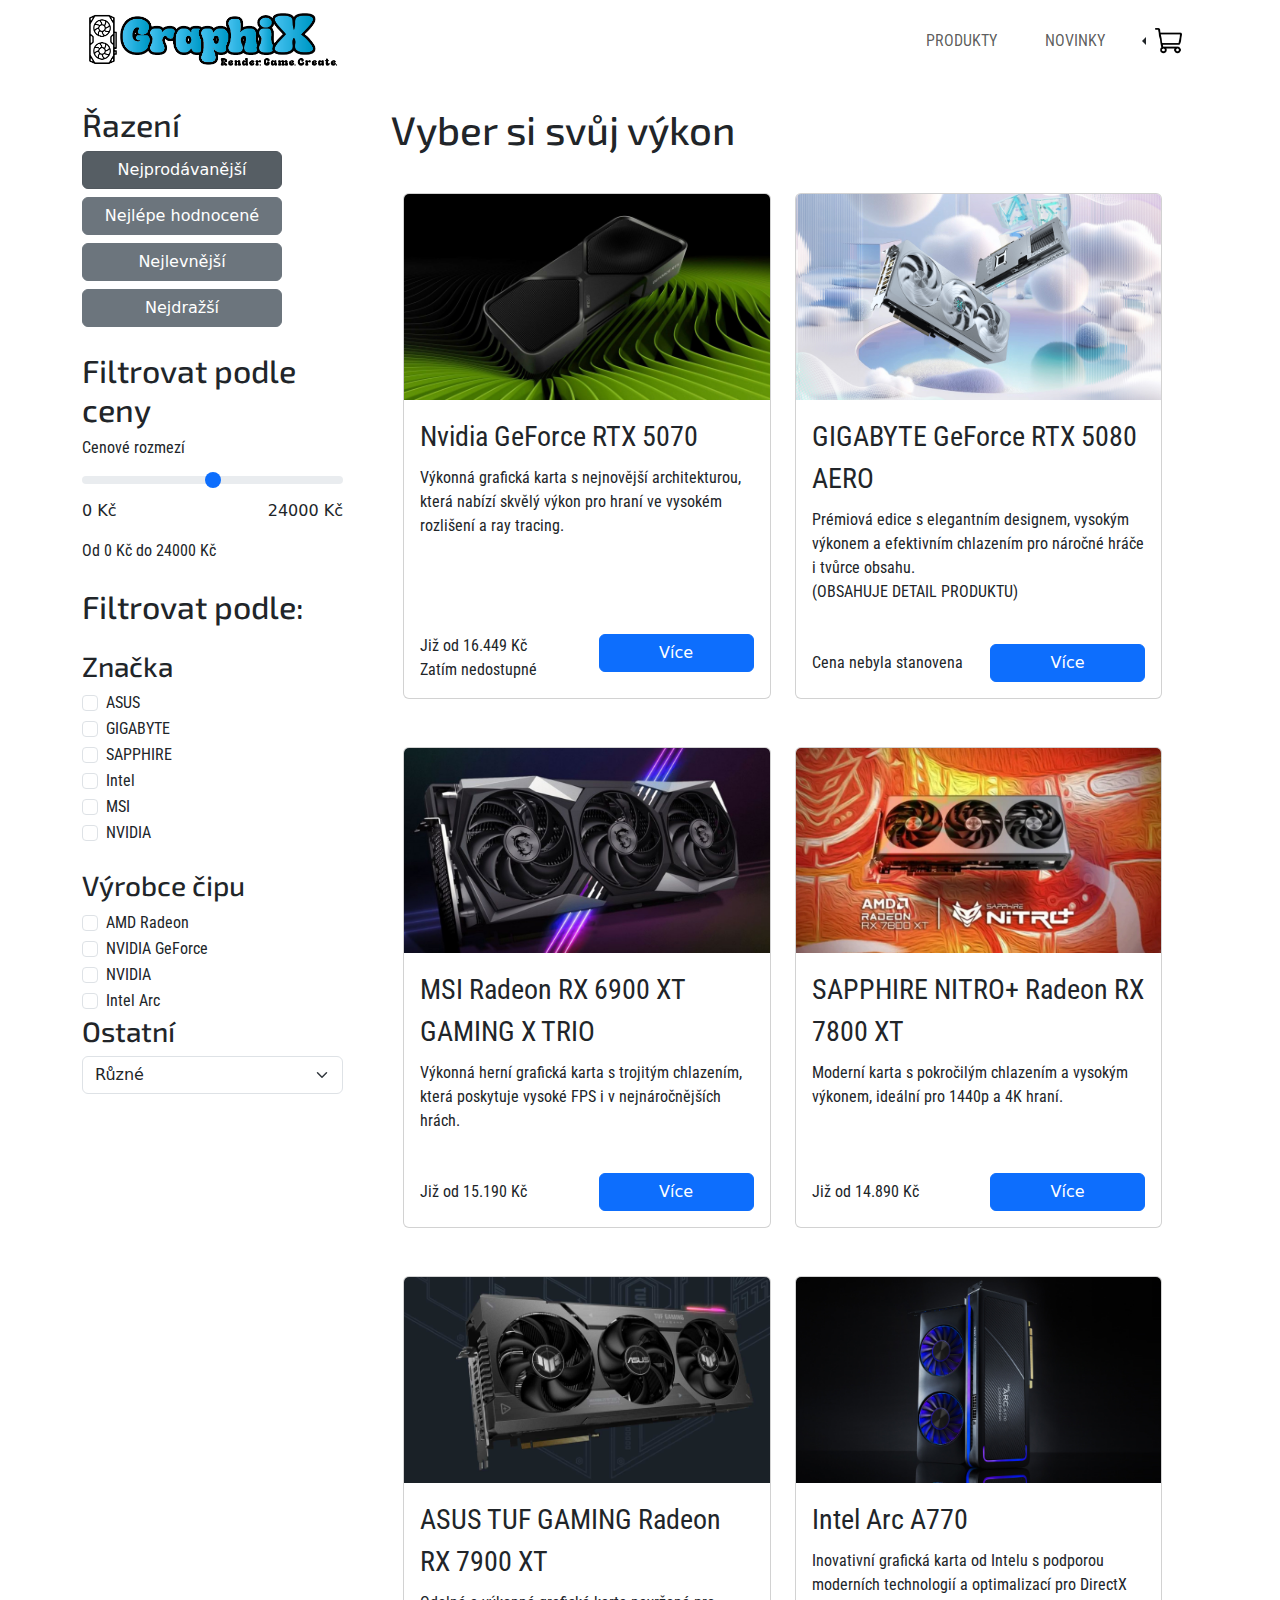
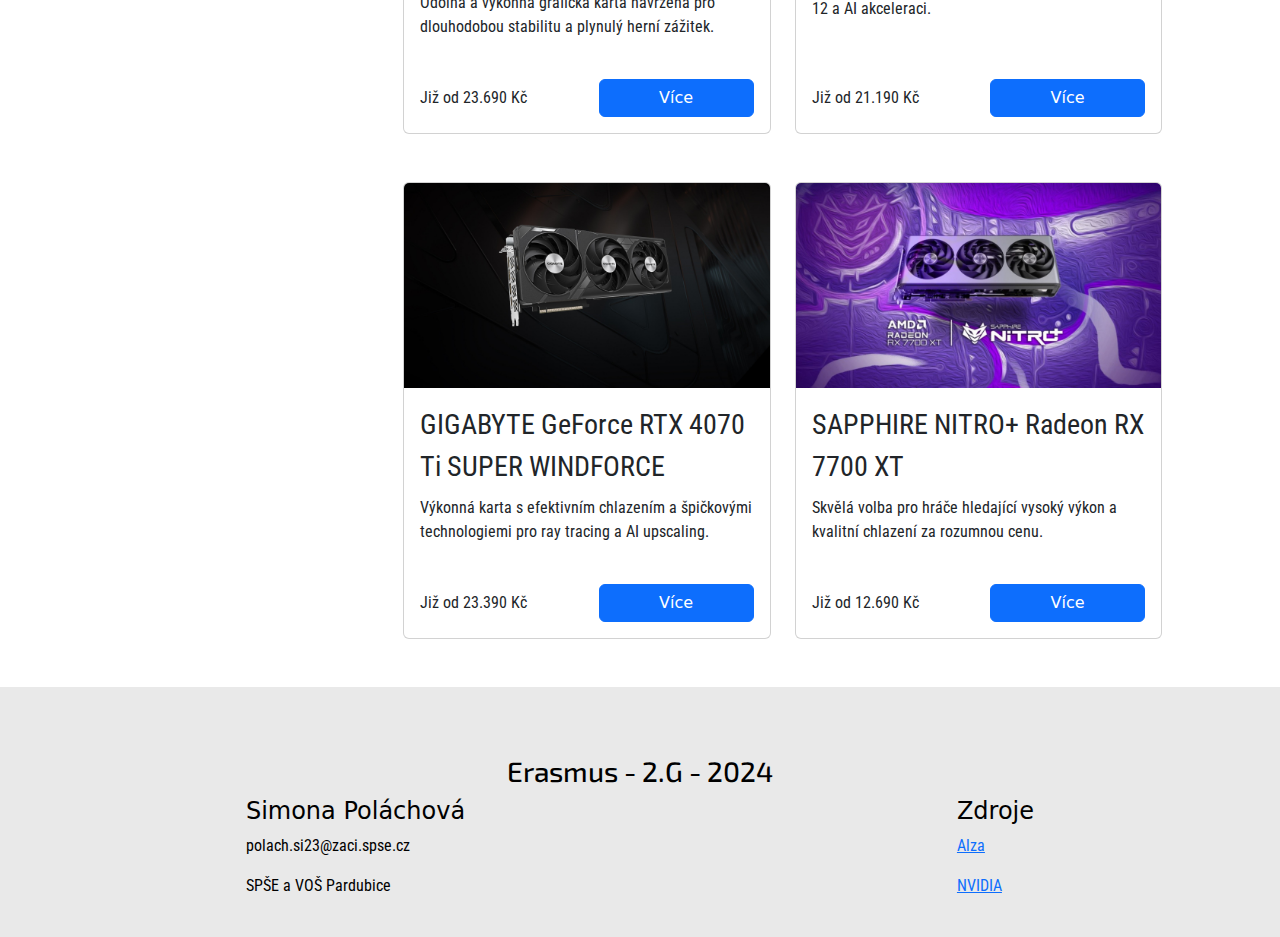
<file: katalog.html>
<!DOCTYPE html>
<html lang="cs">

<head>
    <meta charset="UTF-8">
    <meta name="viewport" content="width=, initial-scale=1.0">
    <link href="https://cdn.jsdelivr.net/npm/bootstrap@5.3.3/dist/css/bootstrap.min.css" rel="stylesheet"
        integrity="sha384-QWTKZyjpPEjISv5WaRU9OFeRpok6YctnYmDr5pNlyT2bRjXh0JMhjY6hW+ALEwIH" crossorigin="anonymous">
    <link rel="stylesheet" type="text/css" href="styly.css">
    <link href="https://fonts.googleapis.com/css2?family=Exo+2:ital,wght@0,100..900;1,100..900&display=swap" rel="stylesheet">
    <link href="https://fonts.googleapis.com/css2?family=Roboto+Condensed:ital,wght@0,100..900;1,100..900&display=swap" rel="stylesheet">
    <title>Katalog</title>
</head>

<body>
    <header>
        <nav class="navbar navbar-expand-md bg-body-transparent">
            <div class="container">
                <a class="navbar-brand" href="index.html">
                    <img src="images/Logo_erasmus.png" alt="Bootstrap" height="55">
                </a>
                <button class="navbar-toggler" type="button" data-bs-toggle="collapse"
                    data-bs-target="#navbarNavDropdown" aria-controls="navbarNavDropdown" aria-expanded="false"
                    aria-label="Toggle navigation">
                    <span class="navbar-toggler-icon"></span>
                </button>
                <div class="collapse navbar-collapse" id="navbarNavDropdown">
                    <ul class="navbar-nav ms-auto">
                        <li class="nav-item mx-3">
                            <a class="nav-link" aria-current="page" href="katalog.html">PRODUKTY</a>
                        </li>
                        <li class="nav-item mx-3">
                            <a class="nav-link" href="novinky.html">NOVINKY</a>
                        </li>
                    </ul>
                    <div class="dropdown d-md-none d-sm-block">
                        <button class="btn dropdown-toggle" type="button" data-bs-toggle="dropdown"
                            aria-expanded="false">
                            <img src="images/shopping-cart-icon-md.png" alt="Dropdown Icon" class="img-fluid"
                                style="max-width: 30px;">
                        </button>
                        <ul class="dropdown-menu p-4" style="width: 280px;">
                            <li class="fw-bold fs-4">Váš košík</li>
                            <li>Máte 1 produkt v košíku</li>
                            <li><hr class="my-2"></li>
                            <li>
                                <div class="d-flex align-items-center my-2">
                                    <img src="images/nitro_kosik.jpg" width="60" class="mx-2" alt="cs2">
                                    <div>
                                        <p class="mb-0">SAPPHIRE NITRO+ Radeon RX 7700 XT</p>
                                        <p class="mb-0"><span class="text-primary">12.690 Kč</span></p>
                                    </div>
                                </div>
                            </li>
                            <li id="kosik_button1" class="mt-4">
                                <a href="kosik.html">Pokračovat do košíku -></a>
                            </li>
                        </ul>
                    </div>
                    <div class="dropstart d-none d-md-block">
                        <button class="btn dropdown-toggle" type="button" data-bs-toggle="dropdown"
                            aria-expanded="false">
                            <img src="images/shopping-cart-icon-md.png" alt="Dropdown Icon" class="img-fluid"
                                style="max-width: 30px;">
                        </button>
                        <ul class="dropdown-menu p-4" style="width: 280px;">
                            <li class="fw-bold fs-4">Váš košík</li>
                            <li>Máte 1 produkt v košíku</li>
                            <li><hr class="my-2"></li>
                            <li>
                                <div class="d-flex align-items-center my-2">
                                    <img src="images/nitro_kosik.jpg" width="60" class="mx-2" alt="cs">
                                    <div>
                                        <p class="mb-0">SAPPHIRE NITRO+ Radeon RX 7700 XT</p>
                                        <p class="mb-0"><span class="text-primary">12.690 Kč</span></p>
                                    </div>
                                </div>
                            </li>
                            <li id="kosik_button2" class="mt-4">
                                <a href="kosik.html">Pokračovat do košíku -></a>
                            </li>
                        </ul>
                    </div>
                    <div class="d-sm-block d-md-none d-flex flex-column mt-4">
                        <div id="cudliky1">
                            <h2>Řazení</h2>
                            <div class="d-flex flex-column align-items-center my-2">
                                <input type="radio" class="btn-check" name="options1" id="option1-1" checked>
                                <label class="btn btn-secondary" for="option1-1">Nejprodávanější</label>
                            </div>
                            <div class="d-flex flex-column align-items-center my-2">
                                <input type="radio" class="btn-check" name="options1" id="option1-2">
                                <label class="btn btn-secondary" for="option1-2">Nejlépe hodnocené</label>
                            </div>
                            <div class="d-flex flex-column align-items-center my-2">
                                <input type="radio" class="btn-check" name="options1" id="option1-3">
                                <label class="btn btn-secondary" for="option1-3">Nejlevnější</label>
                            </div>
                            <div class="d-flex flex-column align-items-center my-2">
                                <input type="radio" class="btn-check" name="options1" id="option1-4">
                                <label class="btn btn-secondary" for="option1-4">Nejdražší</label>
                            </div>
                        </div>

                        <h2 class="my-2">Filtrovat podle ceny</h2>
                        <form>
                            <div class="mt-2">
                                <div class="mb-3">
                                    <label for="priceRange2" class="form-label">Cenové rozmezí</label>
                                    <input type="range" class="form-range" id="priceRange2" min="0" max="24000"
                                        step="1000" oninput="updatePriceRange2(this.value)">
                                    <div class="d-flex justify-content-between">
                                        <span>0 Kč</span>
                                        <span>24000 Kč</span>
                                    </div>
                                </div>
                                <p><span id="selectedRange2">Od 0 Kč 24000 Kč</span></p>
                            </div>
                        </form>

                        <h2 class="my-4">Filtrovat podle: </h2>
                        <div id="dalsi_cudliky1">
                            <h3>Značka</h3>
                            <div class="form-check">
                                <input class="form-check-input" type="checkbox" value="" id="flexCheckDefault">
                                <label class="form-check-label" for="flexCheckDefault">ASUS</label>
                            </div>
                            <div class="form-check">
                                <input class="form-check-input" type="checkbox" value="" id="flexCheckDefault2">
                                <label class="form-check-label" for="flexCheckDefault2">GIGABYTE</label>
                            </div>
                            <div class="form-check">
                                <input class="form-check-input" type="checkbox" value="" id="flexCheckDefault3">
                                <label class="form-check-label" for="flexCheckDefault3">SAPPHIRE</label>
                            </div>
                            <div class="form-check">
                                <input class="form-check-input" type="checkbox" value="" id="flexCheckDefault4">
                                <label class="form-check-label" for="flexCheckDefault4">Intel</label>
                            </div>
                            <div class="form-check">
                                <input class="form-check-input" type="checkbox" value="" id="flexCheckDefault5">
                                <label class="form-check-label" for="flexCheckDefault5">MSI</label>
                            </div>
                            <div class="form-check">
                                <input class="form-check-input" type="checkbox" value="" id="flexCheckDefault6">
                                <label class="form-check-label" for="flexCheckDefault6">NVIDIA</label>
                            </div>

                            <h3 class="mt-4">Výrobce čipu</h3>
                            <div class="form-check">
                                <input class="form-check-input" type="checkbox" value="" id="flexCheckDefault7">
                                <label class="form-check-label" for="flexCheckDefault7">AMD Radeon</label>
                            </div>
                            <div class="form-check">
                                <input class="form-check-input" type="checkbox" value="" id="flexCheckDefault8">
                                <label class="form-check-label" for="flexCheckDefault8">NVIDIA GeForce</label>
                            </div>
                            <div class="form-check">
                                <input class="form-check-input" type="checkbox" value="" id="flexCheckDefault9">
                                <label class="form-check-label" for="flexCheckDefault9">NVIDIA</label>
                            </div>
                            <div class="form-check">
                                <input class="form-check-input" type="checkbox" value="" id="flexCheckDefault10">
                                <label class="form-check-label" for="flexCheckDefault10">Intel ARC</label>
                            </div>

                            <h3 class="mt-4">Ostatní</h3>
                            <select class="form-select mb-4" aria-label="Default select example">
                                <option selected>Různé</option>
                                <option value="1">Nové</option>
                                <option value="2">Rozbaleno</option>
                                <option value="3">Zánovní, Použité</option>
                            </select>
                        </div>
                    </div>
                </div>
            </div>
        </nav>
    </header>

    <section class="shop">
        <div class="container">
            <div class="row my-4">
                <div class="col-md-3 d-none d-md-block">
                    <div id="cudliky2">
                        <div class="mb-4">
                            <h2>Řazení</h2>
                            <div class="my-2">
                                <input type="radio" class="btn-check" name="options" id="option1" checked>
                                <label class="btn btn-secondary" for="option1">Nejprodávanější</label>
                            </div>
                            <div class="my-2">
                                <input type="radio" class="btn-check" name="options" id="option2">
                                <label class="btn btn-secondary" for="option2">Nejlépe hodnocené</label>
                            </div>
                            <div class="my-2">
                                <input type="radio" class="btn-check" name="options" id="option3">
                                <label class="btn btn-secondary" for="option3">Nejlevnější</label>
                            </div>
                            <div class="my-2">
                                <input type="radio" class="btn-check" name="options" id="option4">
                                <label class="btn btn-secondary" for="option4">Nejdražší</label>
                            </div>
                        </div>
                    </div>

                    <div class="my-4">
                        <h2>Filtrovat podle ceny</h2>
                        <form>
                            <div class="mt-2">
                                <div class="mb-3">
                                    <label for="priceRange1" class="form-label">Cenové rozmezí</label>
                                    <input type="range" class="form-range" id="priceRange1" min="0" max="24000"
                                        step="1000" oninput="updatePriceRange1(this.value)">
                                    <div class="d-flex justify-content-between">
                                        <span>0 Kč</span>
                                        <span>24000 Kč</span>
                                    </div>
                                </div>
                                <p><span id="selectedRange1">Od 0 Kč do 24000 Kč</span></p>
                            </div>
                        </form>
                    </div>

                    <div class="my-4">
                        <h2 class="my-4">Filtrovat podle: </h2>
                        <div id="dalsi_cudliky2">
                            <h3>Značka</h3>
                            <div class="form-check">
                                <input class="form-check-input" type="checkbox" value="" id="flexCheckDefault13">
                                <label class="form-check-label" for="flexCheckDefault">ASUS</label>
                            </div>
                            <div class="form-check">
                                <input class="form-check-input" type="checkbox" value="" id="flexCheckDefault14">
                                <label class="form-check-label" for="flexCheckDefault">GIGABYTE</label>
                            </div>
                            <div class="form-check">
                                <input class="form-check-input" type="checkbox" value="" id="flexCheckDefault15">
                                <label class="form-check-label" for="flexCheckDefault">SAPPHIRE</label>
                            </div>
                            <div class="form-check">
                                <input class="form-check-input" type="checkbox" value="" id="flexCheckDefault16">
                                <label class="form-check-label" for="flexCheckDefault">Intel</label>
                            </div>
                            <div class="form-check">
                                <input class="form-check-input" type="checkbox" value="" id="flexCheckDefault17">
                                <label class="form-check-label" for="flexCheckDefault">MSI</label>
                            </div>
                            <div class="form-check">
                                <input class="form-check-input" type="checkbox" value="" id="flexCheckDefault18">
                                <label class="form-check-label" for="flexCheckDefault">NVIDIA</label>
                            </div>
                        </div>
                    </div>

                    <div class="my-4">
                        <h3>Výrobce čipu</h3>
                        <div class="form-check">
                            <input class="form-check-input" type="checkbox" value="" id="flexCheckDefault19">
                            <label class="form-check-label" for="flexCheckDefault">AMD Radeon</label>
                        </div>
                        <div class="form-check">
                            <input class="form-check-input" type="checkbox" value="" id="flexCheckDefault20">
                            <label class="form-check-label" for="flexCheckDefault">NVIDIA GeForce</label>
                        </div>
                        <div class="form-check">
                            <input class="form-check-input" type="checkbox" value="" id="flexCheckDefault21">
                            <label class="form-check-label" for="flexCheckDefault">NVIDIA</label>
                        </div>
                        <div class="form-check">
                            <input class="form-check-input" type="checkbox" value="" id="flexCheckDefault22">
                            <label class="form-check-label" for="flexCheckDefault">Intel Arc</label>
                        </div>

                        <div>
                            <h3>Ostatní</h3>
                            <select class="form-select" aria-label="Default select example">
                                <option selected>Různé</option>
                                <option value="1">Nové</option>
                                <option value="2">Rozbaleno</option>
                                <option value="3">Zánovní, Použité</option>
                            </select>
                        </div>
                    </div>
                </div>

                <div class="col-md-9">
                    <h1 class="mb-3 ms-4">Vyber si svůj výkon</h1>
                    <div class="karta">
                        <div class="row mx-4">
                            <div class="col-lg-6 d-flex my-4">
                                <div class="card mb-4 h-100 w-100">
                                    <img src="images/nvidia_novinky.jpeg" class="card-img-top" alt="...">
                                    <div class="card-body d-flex flex-column">
                                        <p class="card-title fs-3">Nvidia GeForce RTX 5070</p>
                                        <p class="card-text d-none d-lg-block"> Výkonná grafická karta s nejnovější
                                            architekturou, která nabízí skvělý výkon pro hraní ve vysokém rozlišení
                                            a ray tracing.</p>
                                        <div class="row mt-auto">
                                            <div class="col-md-6 d-flex align-items-center">
                                                <p class="m-0">Již od 16.449 Kč<br>Zatím nedostupné</p>
                                            </div>
                                            <div class="col-md-6"><a href="detail.html"
                                                    class="btn btn-primary w-100">Více</a></div>
                                        </div>
                                    </div>
                                </div>
                            </div>

                            <div class="col-lg-6 d-flex my-4">
                                <div class="card mb-4 h-100 w-100">
                                    <img src="images/gb_5080_k.jpg" class="card-img-top" alt="...">
                                    <div class="card-body d-flex flex-column">
                                        <p class="card-title fs-3">GIGABYTE GeForce RTX 5080 AERO</p>
                                        <p class="card-text d-none d-lg-block">Prémiová edice s elegantním designem,
                                            vysokým výkonem a efektivním chlazením pro náročné hráče i tvůrce
                                            obsahu. <br>(OBSAHUJE DETAIL PRODUKTU)
                                        </p>
                                        <div class="row mt-auto">
                                            <div class="col-md-6 d-flex align-items-center">
                                                <p class="m-0">Cena nebyla stanovena</p>
                                            </div>
                                            <div class="col-md-6"><a href="detail.html"
                                                    class="btn btn-primary w-100">Více</a>
                                            </div>
                                        </div>
                                    </div>
                                </div>
                            </div>

                            <div class="col-lg-6 d-flex my-4">
                                <div class="card mb-4 h-100 w-100">
                                    <img src="images/6900xt.jpg" class="card-img-top" alt="...">
                                    <div class="card-body d-flex flex-column">
                                        <p class="card-title fs-3">MSI Radeon RX 6900 XT GAMING X TRIO</p>
                                        <p class="card-text d-none d-lg-block">Výkonná herní grafická karta s
                                            trojitým chlazením, která poskytuje vysoké FPS i v nejnáročnějších
                                            hrách.
                                        </p>
                                        <div class="row mt-auto">
                                            <div class="col-md-6 d-flex align-items-center">
                                                <p class="m-0">Již od 15.190 Kč</p>
                                            </div>
                                            <div class="col-md-6"><a href="#" class="btn btn-primary w-100">Více</a>
                                            </div>
                                        </div>
                                    </div>
                                </div>
                            </div>

                            <div class="col-lg-6 d-flex my-4">
                                <div class="card mb-4 h-100 w-100">
                                    <img src="images/rx7800_Cc.jpg" class="card-img-top" alt="...">
                                    <div class="card-body d-flex flex-column">
                                        <p class="card-title fs-3">SAPPHIRE NITRO+ Radeon RX 7800 XT</p>
                                        <p class="card-text d-none d-lg-block">Moderní karta s pokročilým chlazením
                                            a vysokým výkonem, ideální pro 1440p a 4K hraní.</p>
                                        <div class="row mt-auto">
                                            <div class="col-md-6 d-flex align-items-center">
                                                <p class="m-0">Již od 14.890 Kč</p>
                                            </div>
                                            <div class="col-md-6"><a href="#" class="btn btn-primary w-100">Více</a>
                                            </div>
                                        </div>
                                    </div>
                                </div>
                            </div>

                            <div class="col-lg-6 d-flex my-4">
                                <div class="card mb-4 h-100 w-100">
                                    <img src="images/rx7900_cc.jpeg" class="card-img-top" alt="...">
                                    <div class="card-body d-flex flex-column">
                                        <p class="card-title fs-3">ASUS TUF GAMING Radeon RX 7900 XT</p>
                                        <p class="card-text d-none d-lg-block"> Odolná a výkonná grafická karta
                                            navržená pro dlouhodobou stabilitu a plynulý herní zážitek.</p>
                                        <div class="row mt-auto">
                                            <div class="col-md-6 d-flex align-items-center">
                                                <p class="m-0">Již od 23.690 Kč</p>
                                            </div>
                                            <div class="col-md-6"><a href="#" class="btn btn-primary w-100">Více</a>
                                            </div>
                                        </div>
                                    </div>
                                </div>
                            </div>

                            <div class="col-lg-6 d-flex my-4">
                                <div class="card mb-4 h-100 w-100">
                                    <img src="images/arc_cc.jpg" class="card-img-top" alt="...">
                                    <div class="card-body d-flex flex-column">
                                        <p class="card-title fs-3">Intel Arc A770</p>
                                        <p class="card-text d-none d-lg-block">Inovativní grafická karta od Intelu s
                                            podporou moderních technologií a optimalizací pro DirectX 12 a AI
                                            akceleraci.</p>
                                        <div class="row mt-auto">
                                            <div class="col-md-6 d-flex align-items-center">
                                                <p class="m-0">Již od 21.190 Kč</p>
                                            </div>
                                            <div class="col-md-6"><a href="#" class="btn btn-primary w-100">Více</a>
                                            </div>
                                        </div>
                                    </div>
                                </div>
                            </div>

                            <div class="col-lg-6 d-flex my-4">
                                <div class="card mb-4 h-100 w-100">
                                    <img src="images/rtx4070ti.jpg" class="card-img-top" alt="...">
                                    <div class="card-body d-flex flex-column">
                                        <p class="card-title fs-3">GIGABYTE GeForce RTX 4070 Ti SUPER WINDFORCE
                                        </p>
                                        <p class="card-text d-none d-lg-block">Výkonná karta s efektivním chlazením
                                            a špičkovými technologiemi pro ray tracing a AI upscaling.</p>
                                        <div class="row mt-auto">
                                            <div class="col-md-6 d-flex align-items-center">
                                                <p class="m-0">Již od 23.390 Kč</p>
                                            </div>
                                            <div class="col-md-6"><a href="#" class="btn btn-primary w-100">Více</a>
                                            </div>
                                        </div>
                                    </div>
                                </div>
                            </div>

                            <div class="col-lg-6 d-flex my-4">
                                <div class="card mb-4 h-100 w-100">
                                    <img src="images/nitro_cc.jpg" class="card-img-top" alt="...">
                                    <div class="card-body d-flex flex-column">
                                        <p class="card-title fs-3">SAPPHIRE NITRO+ Radeon RX 7700 XT</p>
                                        <p class="card-text d-none d-lg-block">Skvělá volba pro hráče hledající
                                            vysoký výkon a kvalitní chlazení za rozumnou cenu.</p>
                                        <div class="row mt-auto">
                                            <div class="col-md-6 d-flex align-items-center">
                                                <p class="m-0">Již od 12.690 Kč</p>
                                            </div>
                                            <div class="col-md-6"><a href="#" class="btn btn-primary w-100">Více</a>
                                            </div>
                                        </div>
                                    </div>
                                </div>
                            </div>
                        </div>
                    </div>
                </div>
            </div>
        </div>
    </section>

    <footer class="pt-5">
        <h3>Erasmus - 2.G - 2024</h3>
        <div class="texty">
          <article>
            <h4>Simona Poláchová</h4>
            <p>polach.si23@zaci.spse.cz</p>
            <p>SPŠE a VOŠ Pardubice</p>
          </article>
          <article class="zdroje">
            <h4>Zdroje</h4>
            <a href="https://www.alza.cz/graficke-karty/18842862.htm">
              <p>Alza</p>
            </a>
            <a href="https://www.nvidia.com/en-us/">
              <p>NVIDIA</p>
            </a>
          </article>
        </div>
      </footer>

    <script src="https://cdn.jsdelivr.net/npm/bootstrap@5.3.3/dist/js/bootstrap.bundle.min.js"
        integrity="sha384-YvpcrYf0tY3lHB60NNkmXc5s9fDVZLESaAA55NDzOxhy9GkcIdslK1eN7N6jIeHz"
        crossorigin="anonymous"></script>
    <script>
        function updatePriceRange1(value) {
            document.getElementById('selectedRange1').textContent = `Od 0 Kč do ${value} Kč`;
        }

        function updatePriceRange2(value) {
            document.getElementById('selectedRange2').textContent = `Od 0 Kč do ${value} Kč`;
        }
    </script>
</body>

</html>
</file>
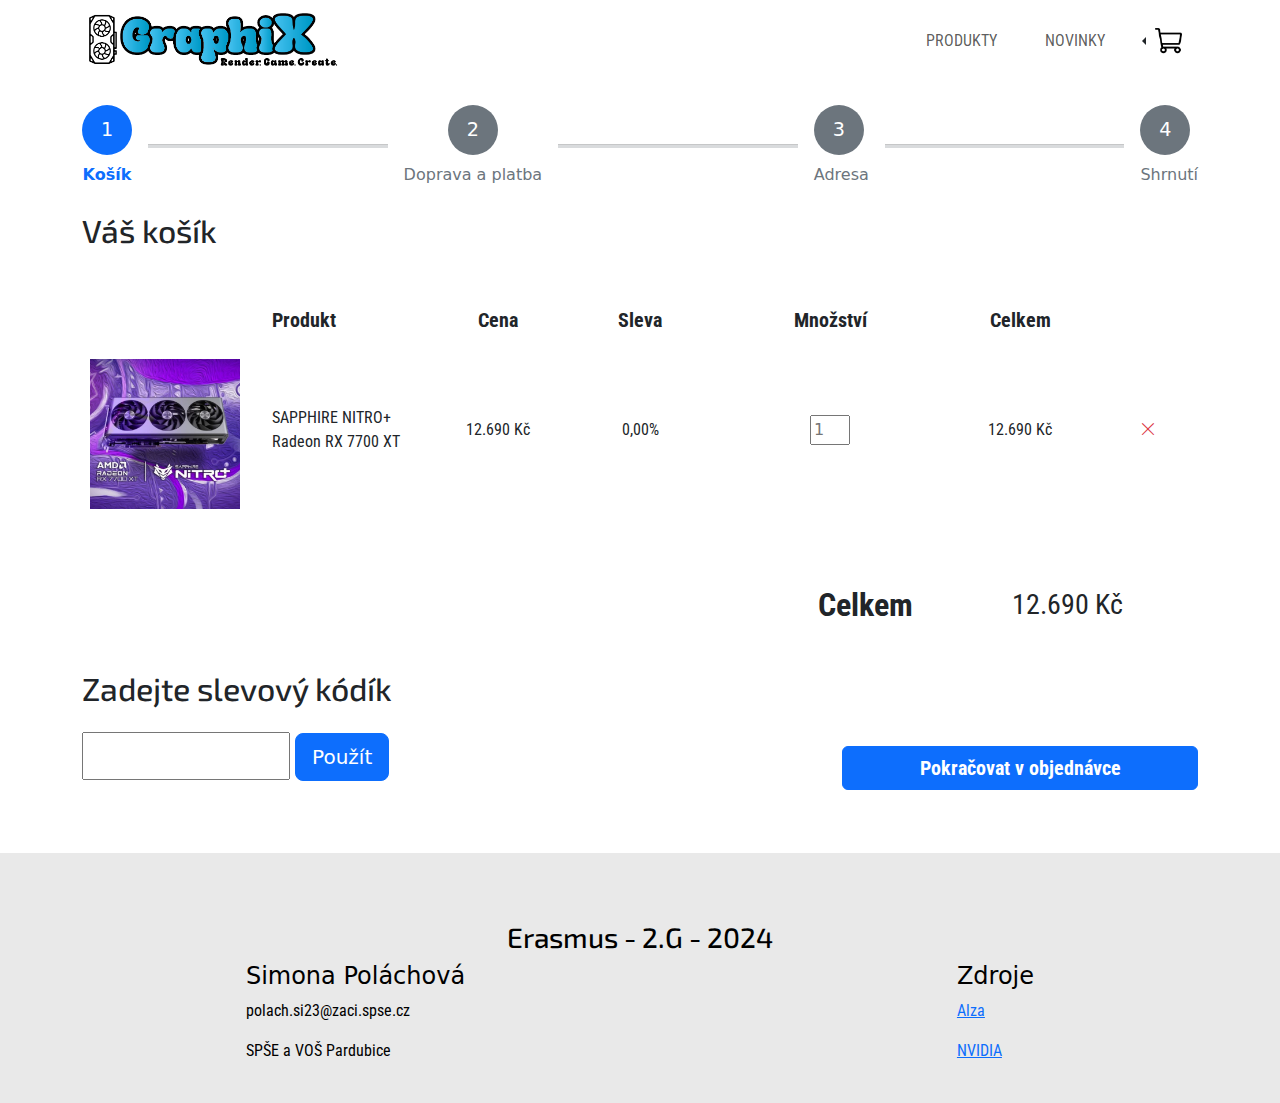
<file: kosik.html>
<!DOCTYPE html>
<html lang="cs">

<head>
  <meta charset="UTF-8">
  <meta name="viewport" content="width=device-width, initial-scale=1.0">
  <link href="https://cdn.jsdelivr.net/npm/bootstrap@5.3.3/dist/css/bootstrap.min.css" rel="stylesheet"
    integrity="sha384-QWTKZyjpPEjISv5WaRU9OFeRpok6YctnYmDr5pNlyT2bRjXh0JMhjY6hW+ALEwIH" crossorigin="anonymous">
  <link rel="stylesheet" href="styly.css" type="text/css">
  <link href="https://cdn.jsdelivr.net/npm/bootstrap-icons/font/bootstrap-icons.css" rel="stylesheet">
  <link href="https://fonts.googleapis.com/css2?family=Exo+2:ital,wght@0,100..900;1,100..900&display=swap" rel="stylesheet">
  <link href="https://fonts.googleapis.com/css2?family=Roboto+Condensed:ital,wght@0,100..900;1,100..900&display=swap" rel="stylesheet">
  <title>Nákupní košík</title>
</head>

<body>
    <nav class="navbar navbar-expand-md bg-body-transparent">
        <div class="container">
          <a class="navbar-brand" href="index.html">
            <img src="images/Logo_erasmus.png" alt="Bootstrap" height="55">
          </a>
          <button class="navbar-toggler" type="button" data-bs-toggle="collapse" data-bs-target="#navbarNavDropdown"
            aria-controls="navbarNavDropdown" aria-expanded="false" aria-label="Toggle navigation">
            <span class="navbar-toggler-icon"></span>
          </button>
          <div class="collapse navbar-collapse" id="navbarNavDropdown">
            <ul class="navbar-nav ms-auto">
              <li class="nav-item mx-3">
                <a class="nav-link" aria-current="page" href="katalog.html">PRODUKTY</a>
              </li>
              <li class="nav-item mx-3">
                <a class="nav-link" href="novinky.html">NOVINKY</a>
              </li>
            </ul>
            <div class="dropdown d-md-none d-sm-block">
              <button class="btn dropdown-toggle" type="button" data-bs-toggle="dropdown" aria-expanded="false">
                <img src="images/shopping-cart-icon-md.png" alt="Dropdown Icon" class="img-fluid"
                  style="max-width: 30px;">
              </button>
              <ul class="dropdown-menu p-4" style="width: 280px;">
                <li class="fw-bold fs-4">Váš košík</li>
                <li>Máte 1 produkt v košíku</li>
                <li><hr class="my-2"></li>
                <li>
                  <div class="d-flex align-items-center my-2">
                    <img src="images/nitro_kosik.jpg" width="60" class="mx-2" alt="cs2">
                    <div>
                      <p class="mb-0">SAPPHIRE NITRO+ Radeon RX 7700 XT</p>
                      <p class="mb-0"><span class="text-primary">12.690 Kč</span></p>
                    </div>
                  </div>
                </li>
                <li id="kosik_button1" class="mt-4">
                  <a href="kosik.html">Pokračovat do košíku -></a>
                </li>
              </ul>
            </div>
          </div>
          <div class="dropstart d-none d-md-block">
            <button class="btn dropdown-toggle" type="button" data-bs-toggle="dropdown" aria-expanded="false">
              <img src="images/shopping-cart-icon-md.png" alt="Dropdown Icon" class="img-fluid" style="max-width: 30px;">
            </button>
            <ul class="dropdown-menu p-4" style="width: 280px;">
              <li class="fw-bold fs-4">Váš košík</li>
              <li>Máte 1 produkt v košíku</li>
              <li><hr class="my-2"></li>
              <li>
                <div class="d-flex align-items-center my-2">
                  <img src="images/nitro_kosik.jpg" width="60" class="mx-2" alt="cs">
                  <div>
                    <p class="mb-0">SAPPHIRE NITRO+ Radeon RX 7700 XT</p>
                    <p class="mb-0"><span class="text-primary">12.690 Kč</span></p>
                  </div>
                </div>
              </li>
              <li id="kosik_button2" class="mt-4">
                <a href="kosik.html">Pokračovat do košíku -></a>
              </li>
            </ul>
          </div>
        </div>
      </nav>
      
  <div>
    <div class="container">
      <div class="d-flex align-items-center my-4">
        <div class="text-center">
          <div
            class="rounded-circle bg-primary text-white d-flex align-items-center justify-content-center step-circle">1
          </div>
          <div class="text-primary fw-bold mt-2">Košík</div>
        </div>
        <hr class="flex-grow-1 bg-secondary mx-3 step-line">
        <div class="text-center d-flex flex-column align-items-center">
          <div
            class="rounded-circle bg-secondary text-white d-flex align-items-center justify-content-center step-circle">
            2</div>
          <div class="text-secondary mt-2">Doprava a platba</div>
        </div>
        <hr class="flex-grow-1 bg-secondary mx-3 step-line">
        <div class="text-center">
          <div
            class="rounded-circle bg-secondary text-white d-flex align-items-center justify-content-center step-circle">
            3</div>
          <div class="text-secondary mt-2">Adresa</div>
        </div>
        <hr class="flex-grow-1 bg-secondary mx-3 step-line">
        <div class="text-center">
          <div
            class="rounded-circle bg-secondary text-white d-flex align-items-center justify-content-center step-circle">
            4</div>
          <div class="text-secondary mt-2">Shrnutí</div>
        </div>
      </div>
    </div>
  </div>


  <section class="kosik">
    <div class="container d-md-block d-none">
      <h2 class="mt-4">Váš košík</h2>
      <div id="kosik_pozadi">
        <div class="row d-none d-md-flex fw-bold fs-5 pt-5 mt-2">
          <div class="col-md-2 empty-div">

          </div>
          <div class="col-md-2">
            <p>Produkt</p>
          </div>
          <div class="col-md-1 d-flex justify-content-center">
            <p>Cena</p>
          </div>
          <div class="col-md-2 d-flex justify-content-center">
            <p>Sleva</p>
          </div>
          <div class="col-md-2 d-flex justify-content-center">
            <p>Množství</p>
          </div>
          <div class="col-md-2 d-flex justify-content-center">
            <p>Celkem</p>
          </div>
          <div class="col-md-1 empty-div">

          </div>
        </div>
        <div class="item row pb-5">
          <div class="col-md-2 d-flex justify-content-center mt-2">
            <img src="images/nitro_kosik.jpg" class="img-fluid" alt="cs" width="150" height="175">
          </div>
          <div class="col-md-2 d-flex flex-column justify-content-md-center">
            <p class="m-0">SAPPHIRE NITRO+ Radeon RX 7700 XT</p>
          </div>
          <div class="col-md-1 d-flex align-items-center justify-content-md-center">
            <p class="m-0">12.690 Kč</p>
          </div>
          <div class="col-md-2 d-flex align-items-center justify-content-md-center">
            <p class="m-0">0,00%</p>
          </div>
          <div class="col-md-2 d-flex align-items-center justify-content-md-center">
            <input type="number" placeholder="1" min="1" name="pocet" id="pocitadlo1">
          </div>
          <div class="col-md-2 d-flex align-items-center justify-content-md-center">
            <p class="m-0">12.690 Kč</p>
          </div>
          <div class="col-md-1 d-flex align-items-center">
            <button class="btn btn-link text-danger remove-btn">
              <i class="bi bi-x-lg"></i>
            </button>
          </div>
        </div>
      </div>
      <div class="row mt-4">
        <div class="col-md-9">
          <p class="fw-bold fs-2 d-flex justify-content-end">
            Celkem
          </p>
        </div>
        <div class="col-md-3 d-flex justify-content-center align-items-center">
          <p class="fs-3">12.690 Kč</p>
        </div>
      </div>
    </div>
  </section>

  <div class="kosiksm">
    <div class="container d-sm-block d-md-none">
      <div class="row my-4">
        <div class="col-3 d-flex align-items-center">
          <img src="images/nitro_kosik.jpg" class="img-fluid" alt="cs">
        </div>
        <div class="col-9">
          <ul>
            <li><span class="fw-bold">Produkt:</span> SAPPHIRE NITRO+ Radeon RX 7700 XT</li>
            <li><span class="fw-bold">Cena:</span> 12.690 Kč</li>
            <li><span class="fw-bold">Sleva:</span> 0%</li>
            <li><span class="fw-bold">Počet:</span> <input type="number" placeholder="1" min="1" name="pocet" id="pocitadlo4" style="width: 30px;"></li>
            <li><span class="fw-bold">Celkem:</span> 12.690 Kč</li>
          </ul>
        </div>
      </div>

      <div class="d-flex flex-row justify-content-between">
        <p class="fw-bold fs-2">Celkem </p>
        <p class="fs-3">12.690 Kč</p>
      </div>
    </div>
  </div>

  <div class="container mb-5">
    <h2 class="my-4">Zadejte slevový kódík</h2>
    <div class="row">
      <div class="col-md-8 mb-4">
        <input type="text" name="sleva" id="kodik" style="height: 48px;">
        <button type="button" class="btn btn-primary btn-lg">Použít</button>
      </div>
      <div class="col-md-4 d-flex align-items-center">
        <a href="doprava.html"
          class="btn btn-primary w-100 d-flex align-items-center justify-content-center fw-bold fs-5">
          <p class="m-0">Pokračovat v objednávce</p>
        </a>
      </div>
    </div>
  </div>


  <footer class="pt-5">
    <h3>Erasmus - 2.G - 2024</h3>
    <div class="texty">
      <article>
        <h4>Simona Poláchová</h4>
        <p>polach.si23@zaci.spse.cz</p>
        <p>SPŠE a VOŠ Pardubice</p>
      </article>
      <article class="zdroje">
        <h4>Zdroje</h4>
        <a href="https://www.alza.cz/graficke-karty/18842862.htm">
          <p>Alza</p>
        </a>
        <a href="https://www.nvidia.com/en-us/">
          <p>NVIDIA</p>
        </a>
      </article>
    </div>
  </footer>

  <script src="https://cdn.jsdelivr.net/npm/bootstrap@5.3.3/dist/js/bootstrap.bundle.min.js"
    integrity="sha384-YvpcrYf0tY3lHB60NNkmXc5s9fDVZLESaAA55NDzOxhy9GkcIdslK1eN7N6jIeHz"
    crossorigin="anonymous"></script>

  <script>
    document.querySelectorAll('.remove-btn').forEach(button => {
      button.addEventListener('click', function () {
        this.closest('.item').remove();
      });
    });
  </script>
</body>

</html>
</file>
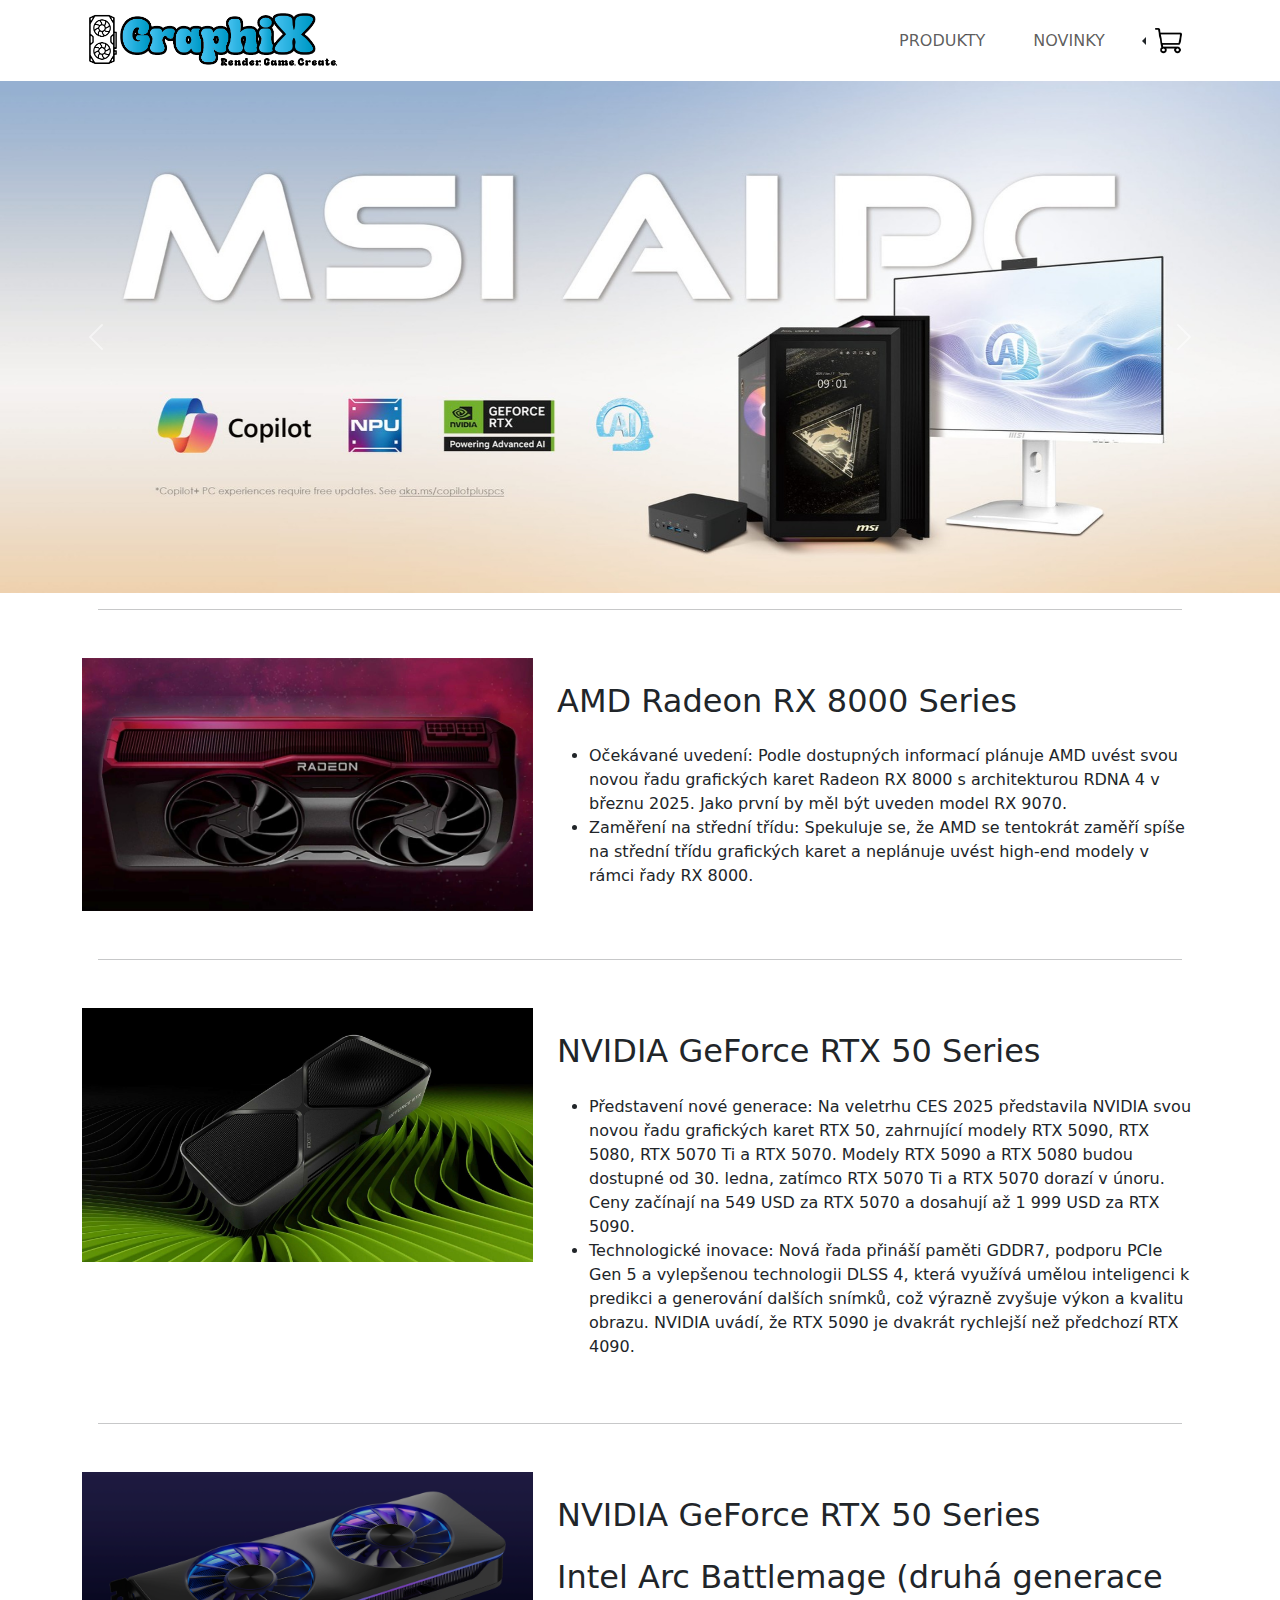
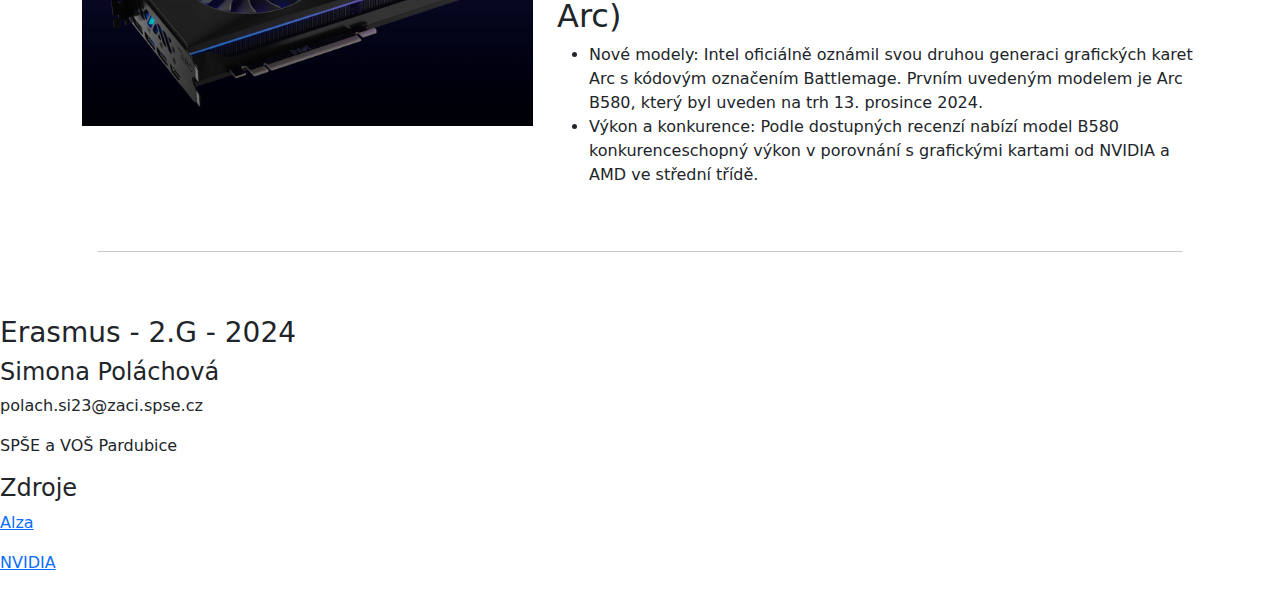
<file: novinky.html>
<!DOCTYPE html>
<html lang="cs">

<head>
    <meta charset="UTF-8">
    <meta name="viewport" content="width=device-width, initial-scale=1.0">
    <link href="https://cdn.jsdelivr.net/npm/bootstrap@5.3.3/dist/css/bootstrap.min.css" rel="stylesheet"
        integrity="sha384-QWTKZyjpPEjISv5WaRU9OFeRpok6YctnYmDr5pNlyT2bRjXh0JMhjY6hW+ALEwIH" crossorigin="anonymous">
        <link href="https://fonts.googleapis.com/css2?family=Exo+2:ital,wght@0,100..900;1,100..900&display=swap" rel="stylesheet">
        <link href="https://fonts.googleapis.com/css2?family=Roboto+Condensed:ital,wght@0,100..900;1,100..900&display=swap" rel="stylesheet">
    <title>Novinky</title>
</head>

<body>
    <header>
        <nav class="navbar navbar-expand-md bg-body-transparent">
            <div class="container">
                <a class="navbar-brand" href="index.html">
                    <img src="images/Logo_erasmus.png" alt="Bootstrap" height="55">
                </a>
                <button class="navbar-toggler" type="button" data-bs-toggle="collapse"
                    data-bs-target="#navbarNavDropdown" aria-controls="navbarNavDropdown" aria-expanded="false"
                    aria-label="Toggle navigation">
                    <span class="navbar-toggler-icon"></span>
                </button>
                <div class="collapse navbar-collapse" id="navbarNavDropdown">
                    <ul class="navbar-nav ms-auto">
                        <li class="nav-item mx-3">
                            <a class="nav-link" aria-current="page" href="katalog.html">PRODUKTY</a>
                        </li>
                        <li class="nav-item mx-3">
                            <a class="nav-link" href="novinky.html">NOVINKY</a>
                        </li>
                    </ul>
                    <div class="dropdown d-md-none d-sm-block">
                        <button class="btn dropdown-toggle" type="button" data-bs-toggle="dropdown"
                            aria-expanded="false">
                            <img src="images/shopping-cart-icon-md.png" alt="Dropdown Icon" class="img-fluid"
                                style="max-width: 30px;">
                        </button>
                        <ul class="dropdown-menu p-4" style="width: 280px;">
                            <li class="fw-bold fs-4">Váš košík</li>
                            <li>Máte 1 produkt v košíku</li>
                            <li>
                                <hr class="my-2">
                            </li>
                            <li>
                                <div class="d-flex align-items-center my-2">
                                    <img src="images/nitro_kosik.jpg" width="60" class="mx-2" alt="cs2">
                                    <div>
                                        <p class="mb-0">SAPPHIRE NITRO+ Radeon RX 7700 XT</p>
                                        <p class="mb-0"><span class="text-primary">12.690 Kč</span></p>
                                    </div>
                                </div>
                            </li>
                            <li id="kosik_button1" class="mt-4">
                                <a href="kosik.html">Pokračovat do košíku -></a>
                            </li>
                        </ul>
                    </div>
                </div>
                <div class="dropstart d-none d-md-block">
                    <button class="btn dropdown-toggle" type="button" data-bs-toggle="dropdown" aria-expanded="false">
                        <img src="images/shopping-cart-icon-md.png" alt="Dropdown Icon" class="img-fluid"
                            style="max-width: 30px;">
                    </button>
                    <ul class="dropdown-menu p-4" style="width: 280px;">
                        <li class="fw-bold fs-4">Váš košík</li>
                        <li>Máte 1 produkt v košíku</li>
                        <li>
                            <hr class="my-2">
                        </li>
                        <li>
                            <div class="d-flex align-items-center my-2">
                                <img src="images/nitro_kosik.jpg" width="60" class="mx-2" alt="cs">
                                <div>
                                    <p class="mb-0">SAPPHIRE NITRO+ Radeon RX 7700 XT</p>
                                    <p class="mb-0"><span class="text-primary">12.690 Kč</span></p>
                                </div>
                            </div>
                        </li>
                        <li id="kosik_button2" class="mt-4">
                            <a href="kosik.html">Pokračovat do košíku -></a>
                        </li>
                    </ul>
                </div>
            </div>
        </nav>
        <div id="carouselExampleAutoplaying" class="carousel slide" data-bs-ride="carousel">
            <div class="carousel-inner">
                <div class="carousel-item active">
                    <img src="images/msi_banner.jpeg" class="d-none d-lg-block h-100 img-fluid" alt="...">
                    <img src="images/msi_banner_md.jpeg" class="d-lg-none w-100" alt="">
                </div>
                <div class="carousel-item">
                    <img src="images/nvidia_banner.jpeg" class="d-none d-lg-block h-100 img-fluid" alt="...">
                    <img src="images/nvidia_banner_md.jpg" class="d-lg-none w-100" alt="">
                </div>
                <div class="carousel-item">
                    <img src="images/sapphire_banner.jpg" class="d-none d-lg-block h-100 img-fluid" alt="...">
                    <img src="images/sapphire_banner_md.jpg" class="d-lg-none w-100" alt="">
                </div>
            </div>
            <button class="carousel-control-prev" type="button" data-bs-target="#carouselExampleAutoplaying"
                data-bs-slide="prev">
                <span class="carousel-control-prev-icon" aria-hidden="true"></span>
                <span class="visually-hidden">Previous</span>
            </button>
            <button class="carousel-control-next" type="button" data-bs-target="#carouselExampleAutoplaying"
                data-bs-slide="next">
                <span class="carousel-control-next-icon" aria-hidden="true"></span>
                <span class="visually-hidden">Next</span>
            </button>
        </div>
    </header>

    <section class="popisky">
        <div class="container">
            <hr class="mx-3">
            <div class="row my-5">
                <div class="col-md-5">
                    <img src="images/amd_novivnky.jpg" class="img-fluid" alt="">
                </div>
                <div class="col-md-7">
                    <h2 class="my-4">AMD Radeon RX 8000 Series</h2>
                    <ul>
                    <li>Očekávané uvedení: Podle dostupných informací plánuje AMD uvést svou novou řadu grafických karet
                        Radeon RX 8000 s architekturou RDNA 4 v březnu 2025. Jako první by měl být uveden model RX 9070.
                    </li>
                    <li>Zaměření na střední třídu: Spekuluje se, že AMD se tentokrát zaměří spíše na střední třídu
                        grafických karet a neplánuje uvést high-end modely v rámci řady RX 8000.</li>
                    </ul>
                </div>
            </div>
            <hr class="mx-3">
            <div class="row my-5">
                <div class="col-md-5">
                    <img src="images/nvidia_novinky.jpeg" class="img-fluid" alt="">
                </div>
                <div class="col-md-7">
                    <h2 class="my-4">NVIDIA GeForce RTX 50 Series</h2>
                    <ul>
                    <li>Představení nové generace: Na veletrhu CES 2025 představila NVIDIA svou novou řadu grafických
                        karet RTX 50, zahrnující modely RTX 5090, RTX 5080, RTX 5070 Ti a RTX 5070. Modely RTX 5090 a
                        RTX 5080 budou dostupné od 30. ledna, zatímco RTX 5070 Ti a RTX 5070 dorazí v únoru. Ceny
                        začínají na 549 USD za RTX 5070 a dosahují až 1 999 USD za RTX 5090.
                    </li>
                    <li>Technologické inovace: Nová řada přináší paměti GDDR7, podporu PCIe Gen 5 a vylepšenou
                        technologii DLSS 4, která využívá umělou inteligenci k predikci a generování dalších snímků, což
                        výrazně zvyšuje výkon a kvalitu obrazu. NVIDIA uvádí, že RTX 5090 je dvakrát rychlejší než
                        předchozí RTX 4090.</li>
                    </ul>
                </div>
            </div>
            <hr class="mx-3">
            <div class="row my-5">
                <div class="col-md-5">
                    <img src="images/arc_novinky.png" class="img-fluid" alt="">
                </div>
                <div class="col-md-7">
                    <h2 class="my-4">NVIDIA GeForce RTX 50 Series</h2>
                    <h2 >Intel Arc Battlemage (druhá generace Arc)</h2>
                    <ul>
                    <li>Nové modely: Intel oficiálně oznámil svou druhou generaci grafických karet Arc s kódovým
                        označením Battlemage. Prvním uvedeným modelem je Arc B580, který byl uveden na trh 13. prosince
                        2024.
                    </li>
                    <li>Výkon a konkurence: Podle dostupných recenzí nabízí model B580 konkurenceschopný výkon v
                        porovnání s grafickými kartami od NVIDIA a AMD ve střední třídě.</li>
                    </ul>
                </div>
            </div>
            <hr class="mx-3">
        </div>
    </section>

    <footer class="pt-5">
        <h3>Erasmus - 2.G - 2024</h3>
        <div class="texty">
          <article>
            <h4>Simona Poláchová</h4>
            <p>polach.si23@zaci.spse.cz</p>
            <p>SPŠE a VOŠ Pardubice</p>
          </article>
          <article class="zdroje">
            <h4>Zdroje</h4>
            <a href="https://www.alza.cz/graficke-karty/18842862.htm">
              <p>Alza</p>
            </a>
            <a href="https://www.nvidia.com/en-us/">
              <p>NVIDIA</p>
            </a>
          </article>
        </div>
      </footer>

    <script src="https://cdn.jsdelivr.net/npm/bootstrap@5.3.3/dist/js/bootstrap.bundle.min.js"
        integrity="sha384-YvpcrYf0tY3lHB60NNkmXc5s9fDVZLESaAA55NDzOxhy9GkcIdslK1eN7N6jIeHz"
        crossorigin="anonymous"></script>
</body>

</html>
</file>
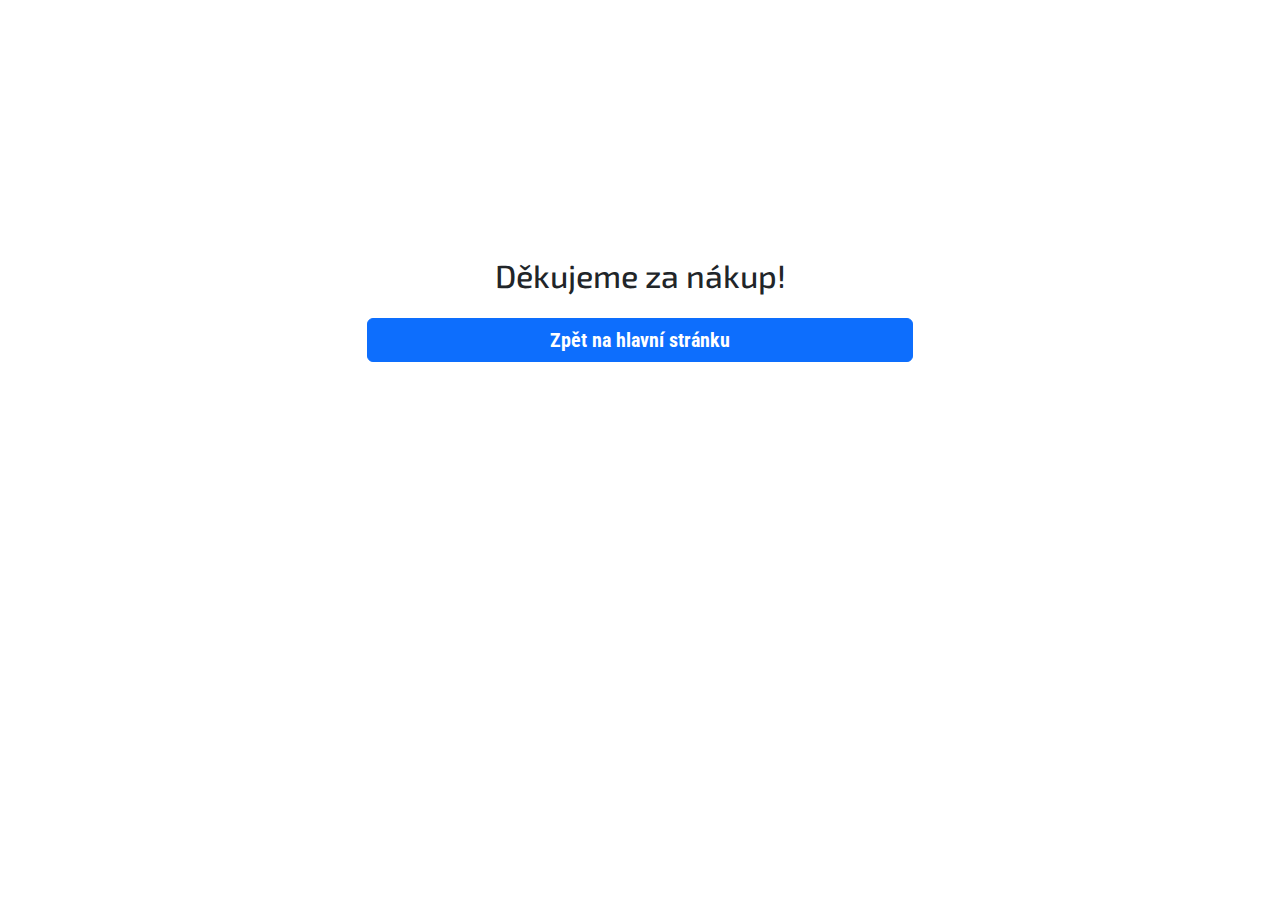
<file: podekovani.html>
<!DOCTYPE html>
<html lang="cs">

<head>
    <meta charset="UTF-8">
    <meta name="viewport" content="width=device-width, initial-scale=1.0">
    <link href="https://cdn.jsdelivr.net/npm/bootstrap@5.3.3/dist/css/bootstrap.min.css" rel="stylesheet"
        integrity="sha384-QWTKZyjpPEjISv5WaRU9OFeRpok6YctnYmDr5pNlyT2bRjXh0JMhjY6hW+ALEwIH" crossorigin="anonymous">
    <link rel="stylesheet" href="styly.css" type="text/css">
    <link href="https://fonts.googleapis.com/css2?family=Exo+2:ital,wght@0,100..900;1,100..900&display=swap" rel="stylesheet">
    <link href="https://fonts.googleapis.com/css2?family=Roboto+Condensed:ital,wght@0,100..900;1,100..900&display=swap" rel="stylesheet">
    <title>Děkujeme za objednávku</title>
</head>

<body>
    <div class="container" id="podekovani">
        <h2 class="d-flex justify-content-center my-4">Děkujeme za nákup!</h2>
        <div class="row">
            <div class="col-3"></div>
            <div class="col-6"> <a href="index.html"
                class="btn btn-primary w-100 d-flex align-items-center justify-content-center fw-bold fs-5">
                <p class="m-0">Zpět na hlavní stránku</p>
              </a></div>
            <div class="col-3"></div>
        </div>
    </div>
</body>
</file>
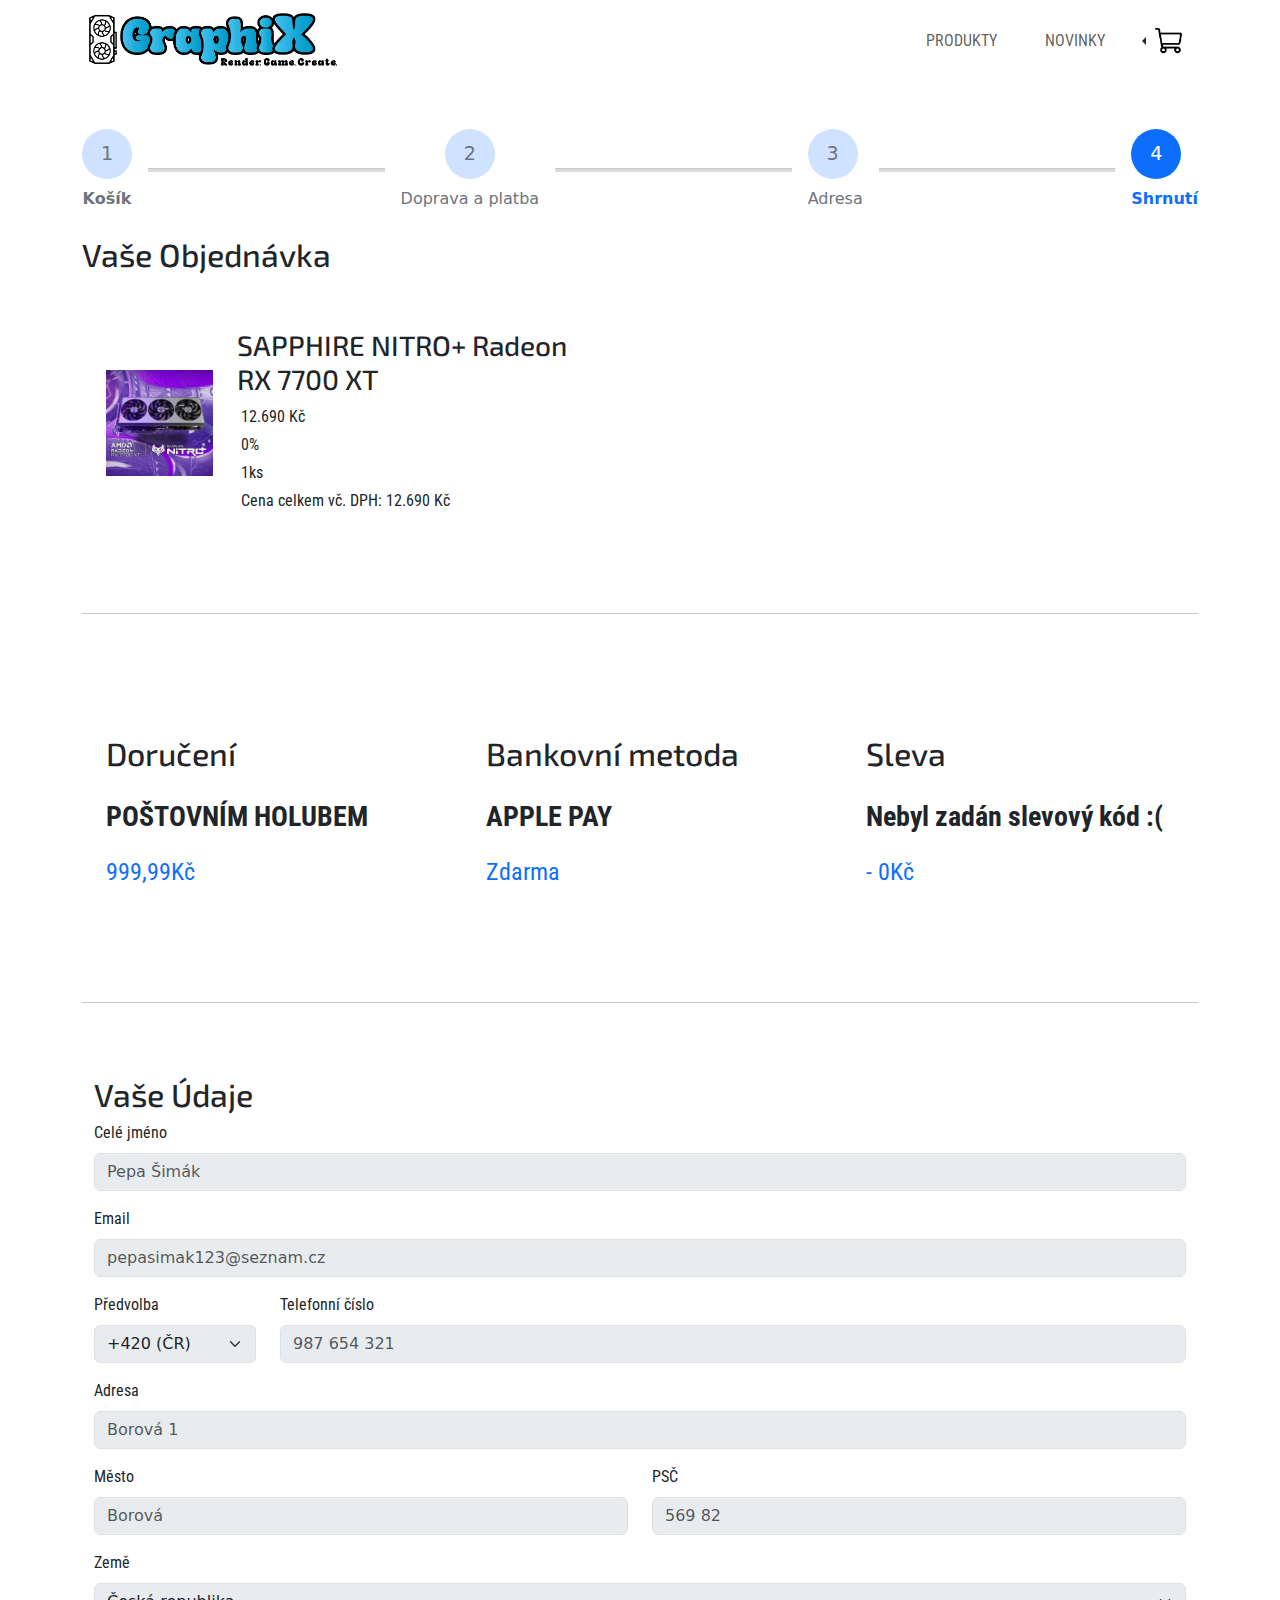
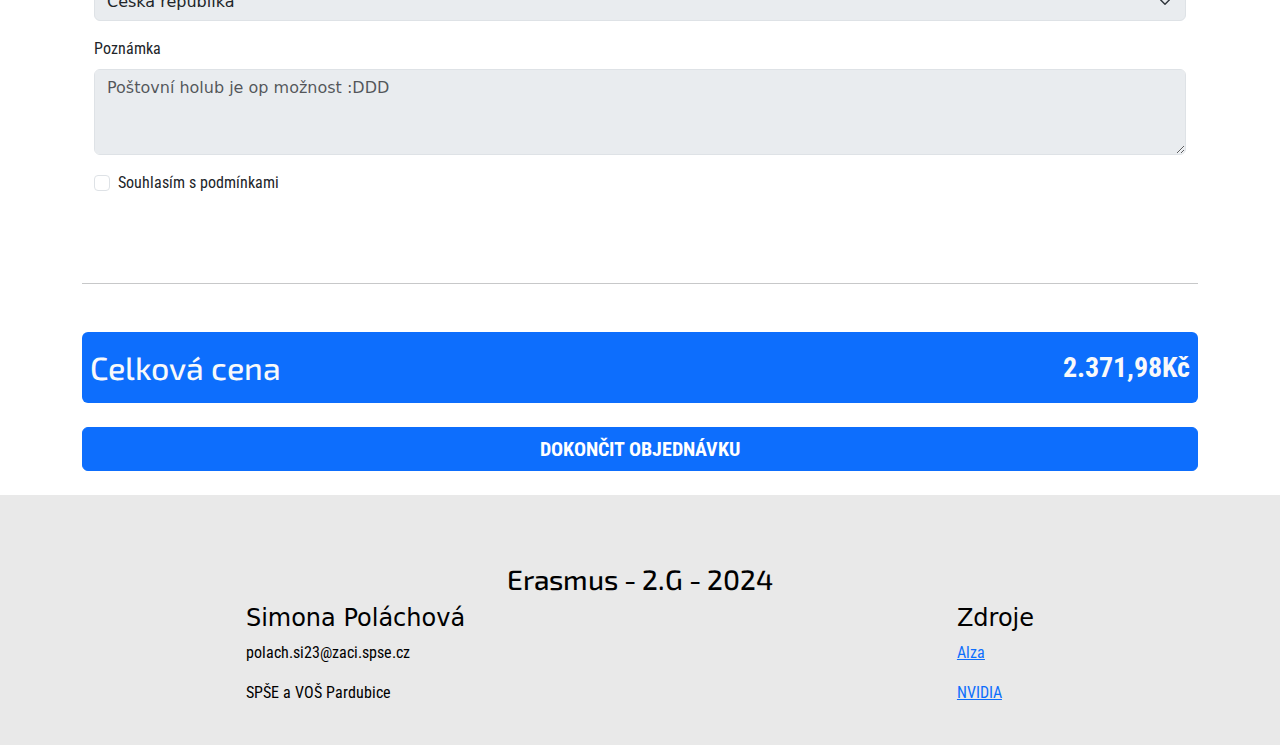
<file: shrnuti.html>
<!DOCTYPE html>
<html lang="cs">

<head>
  <meta charset="UTF-8">
  <meta name="viewport" content="width=device-width, initial-scale=1.0">
  <link href="https://cdn.jsdelivr.net/npm/bootstrap@5.3.3/dist/css/bootstrap.min.css" rel="stylesheet"
    integrity="sha384-QWTKZyjpPEjISv5WaRU9OFeRpok6YctnYmDr5pNlyT2bRjXh0JMhjY6hW+ALEwIH" crossorigin="anonymous">
  <link rel="stylesheet" href="styly.css" type="text/css">
  <link href="https://fonts.googleapis.com/css2?family=Exo+2:ital,wght@0,100..900;1,100..900&display=swap" rel="stylesheet">
  <link href="https://fonts.googleapis.com/css2?family=Roboto+Condensed:ital,wght@0,100..900;1,100..900&display=swap" rel="stylesheet">
  <title>Shrnutí</title>
</head>

<body>
    <nav class="navbar navbar-expand-md bg-body-transparent">
        <div class="container">
          <a class="navbar-brand" href="index.html">
            <img src="images/Logo_erasmus.png" alt="Bootstrap" height="55">
          </a>
          <button class="navbar-toggler" type="button" data-bs-toggle="collapse" data-bs-target="#navbarNavDropdown"
            aria-controls="navbarNavDropdown" aria-expanded="false" aria-label="Toggle navigation">
            <span class="navbar-toggler-icon"></span>
          </button>
          <div class="collapse navbar-collapse" id="navbarNavDropdown">
            <ul class="navbar-nav ms-auto">
              <li class="nav-item mx-3">
                <a class="nav-link" aria-current="page" href="katalog.html">PRODUKTY</a>
              </li>
              <li class="nav-item mx-3">
                <a class="nav-link" href="novinky.html">NOVINKY</a>
              </li>
            </ul>
            <div class="dropdown d-md-none d-sm-block">
              <button class="btn dropdown-toggle" type="button" data-bs-toggle="dropdown" aria-expanded="false">
                <img src="images/shopping-cart-icon-md.png" alt="Dropdown Icon" class="img-fluid"
                  style="max-width: 30px;">
              </button>
              <ul class="dropdown-menu p-4" style="width: 280px;">
                <li class="fw-bold fs-4">Váš košík</li>
                <li>Máte 1 produkt v košíku</li>
                <li><hr class="my-2"></li>
                <li>
                  <div class="d-flex align-items-center my-2">
                    <img src="images/nitro_kosik.jpg" width="60" class="mx-2" alt="cs2">
                    <div>
                      <p class="mb-0">SAPPHIRE NITRO+ Radeon RX 7700 XT</p>
                      <p class="mb-0"><span class="text-primary">12.690 Kč</span></p>
                    </div>
                  </div>
                </li>
                <li id="kosik_button1" class="mt-4">
                  <a href="kosik.html">Pokračovat do košíku -></a>
                </li>
              </ul>
            </div>
          </div>
          <div class="dropstart d-none d-md-block">
            <button class="btn dropdown-toggle" type="button" data-bs-toggle="dropdown" aria-expanded="false">
              <img src="images/shopping-cart-icon-md.png" alt="Dropdown Icon" class="img-fluid" style="max-width: 30px;">
            </button>
            <ul class="dropdown-menu p-4" style="width: 280px;">
              <li class="fw-bold fs-4">Váš košík</li>
              <li>Máte 1 produkt v košíku</li>
              <li><hr class="my-2"></li>
              <li>
                <div class="d-flex align-items-center my-2">
                  <img src="images/nitro_kosik.jpg" width="60" class="mx-2" alt="cs">
                  <div>
                    <p class="mb-0">SAPPHIRE NITRO+ Radeon RX 7700 XT</p>
                    <p class="mb-0"><span class="text-primary">12.690 Kč</span></p>
                  </div>
                </div>
              </li>
              <li id="kosik_button2" class="mt-4">
                <a href="kosik.html">Pokračovat do košíku -></a>
              </li>
            </ul>
          </div>
        </div>
      </nav>

  <div>
    <div class="container mt-5 my-4">
      <div class="d-flex align-items-center">
        <div class="text-center">
          <div
            class="rounded-circle bg-primary-subtle text-secondary d-flex align-items-center justify-content-center step-circle">
            1</div>
          <div class="text-secondary fw-bold mt-2">Košík</div>
        </div>
        <hr class="flex-grow-1 bg-secondary mx-3 step-line">
        <div class="text-center d-flex flex-column align-items-center">
          <div
            class="rounded-circle bg-primary-subtle text-secondary d-flex align-items-center justify-content-center step-circle">
            2</div>
          <div class="text-secondary mt-2">Doprava a platba</div>
        </div>
        <hr class="flex-grow-1 bg-secondary mx-3 step-line">
        <div class="text-center">
          <a href="dodaci_udaje.html" class="text-decoration-none">
            <div
              class="rounded-circle bg-primary-subtle text-secondary d-flex align-items-center justify-content-center step-circle">
              3</div>
            <div class="text-secondary mt-2">Adresa</div>
          </a>
        </div>
        <hr class="flex-grow-1 bg-secondary mx-3 step-line">
        <div class="text-center">
          <div
            class="rounded-circle bg-primary text-white d-flex align-items-center justify-content-center step-circle">4
          </div>
          <div class="text-primary fw-bold mt-2">Shrnutí</div>
        </div>
      </div>
    </div>
  </div>

  <section class="shrnuti">
    <div class="container">
      <h2>Vaše Objednávka</h2>
      <div class="row">
        <div class="col-md-6 my-4">
          <div class="p-4 h-100" id="csshrnuti">
            <div class="row">
              <div class="col-md-3 d-flex align-items-center justify-content-center">
                <img src="images/nitro_kosik.jpg" class="img-fluid" alt="cs">
              </div>
              <div class="col-md-9">
                <p class="d-md-none d-sm-block"></p>
                <h3>SAPPHIRE NITRO+ Radeon RX 7700 XT</h3>
                  <p class="m-1">12.690 Kč</p>
                  <p class="m-1">0%</p>
                  <p class="m-1">1ks</p>
                  <p class="m-1">Cena celkem vč. DPH: 12.690 Kč</p>
              </div>
            </div>
          </div>
        </div>
      </div>
    </div>
  </section>

  <section class="dopravashrnuti">
    <div class="container">
      <hr class="my-5">
      <div class="row">
        <div class="col-md-4 my-4">
          <div class="p-4 h-100" id="ph">
            <h2 class="my-4">Doručení</h2>
            <p class="fw-bold fs-3">POŠTOVNÍM HOLUBEM</p>
            <p class="text-primary fs-4">999,99Kč</p>
          </div>
        </div>
        <div class="col-md-4 my-4">
          <div class="p-4 h-100" id="app">
            <h2 class="my-4">Bankovní metoda</h2>
            <p class="fw-bold fs-3">APPLE PAY</p>
            <p class="text-primary fs-4">Zdarma</p>
          </div>
        </div>
        <div class="col-md-4 my-4">
          <div class="p-4 h-100" id="sleva">
            <h2 class="my-4">Sleva</h2>
            <p class="fw-bold fs-3">Nebyl zadán slevový kód :(</p>
            <p class="text-primary fs-4">- 0Kč</p>
          </div>
        </div>
      </div>
      <hr class="my-5">
    </div>
  </section>

  <section class="udajeznova">
    <div class="container">
      <div class="row">
        <div class="p-4" id="udajepozadi">
          <h2>Vaše Údaje</h2>
          <form>
            <div class="mb-3">
              <label for="fullName" class="form-label">Celé jméno</label>
              <input type="text" class="form-control" id="fullName" placeholder="Pepa Šimák" required disabled>
            </div>
            <div class="mb-3">
              <label for="email" class="form-label">Email</label>
              <input type="email" class="form-control" id="email" placeholder="pepasimak123@seznam.cz" required disabled>
            </div>
            <div class="mb-3 row">
              <div class="col-md-2">
                <label for="countryCode" class="form-label">Předvolba</label>
                <select class="form-select" id="countryCode" required disabled>
                  <option value="" disabled>+XXX</option>
                  <option value="+420" selected>+420 (ČR)</option>
                  <option value="+421">+421 (SK)</option>
                </select>
              </div>
              <div class="col-md-10">
                <label for="phone" class="form-label">Telefonní číslo</label>
                <input type="tel" class="form-control" id="phone" placeholder="987 654 321" required disabled>
              </div>
            </div>
            <div class="mb-3">
              <label for="address" class="form-label">Adresa</label>
              <input type="text" class="form-control" id="address" placeholder="Borová 1" required disabled>
            </div>
            <div class="mb-3 row">
              <div class="col-md-6">
                <label for="city" class="form-label">Město</label>
                <input type="text" class="form-control" id="city" placeholder="Borová" required disabled>
              </div>
              <div class="col-md-6">
                <label for="postalCode" class="form-label">PSČ</label>
                <input type="text" class="form-control" id="postalCode" placeholder="569 82" required disabled>
              </div>
            </div>
            <div class="mb-3">
              <label for="country" class="form-label">Země</label>
              <select class="form-select" id="country" required disabled>
                <option value=""  disabled>Vyberte zemi</option>
                <option value="cz" selected>Česká republika</option>
                <option value="sk">Slovensko</option>
              </select>
            </div>
            <div class="mb-3">
              <label for="note" class="form-label">Poznámka</label>
              <textarea class="form-control" id="note" rows="3" placeholder="Poštovní holub je op možnost :DDD" disabled></textarea>
            </div>
            <div class="mb-3 form-check">
              <input type="checkbox" class="form-check-input" id="agreeTerms" required>
              <label class="form-check-label" for="agreeTerms">Souhlasím s podmínkami</label>
            </div>
          </form>
        </div>
      </div>
      <hr class="my-5">
    </div>
  </section>

  <section class="konec">
    <div class="container">
      <div class="d-flex flex-row justify-content-between bg-primary p-2 text-light rounded">
        <h2 class="my-2">Celková cena</h2>
        <p class="fw-bold fs-3 text-light m-0 d-flex align-items-center">2.371,98Kč</p>
      </div>
      <div class="d-flex align-items-center my-4">
        <a href="podekovani.html"
          class="btn btn-primary w-100 d-flex align-items-center justify-content-center fw-bold fs-5">
          <p class="m-0">DOKONČIT OBJEDNÁVKU</p>
        </a>
      </div>
    </div>
  </section>

  <footer class="pt-5">
    <h3>Erasmus - 2.G - 2024</h3>
    <div class="texty">
      <article>
        <h4>Simona Poláchová</h4>
        <p>polach.si23@zaci.spse.cz</p>
        <p>SPŠE a VOŠ Pardubice</p>
      </article>
      <article class="zdroje">
        <h4>Zdroje</h4>
        <a href="https://www.alza.cz/graficke-karty/18842862.htm">
          <p>Alza</p>
        </a>
        <a href="https://www.nvidia.com/en-us/">
          <p>NVIDIA</p>
        </a>
      </article>
    </div>
  </footer>


  <script src="https://cdn.jsdelivr.net/npm/bootstrap@5.3.3/dist/js/bootstrap.bundle.min.js"
    integrity="sha384-YvpcrYf0tY3lHB60NNkmXc5s9fDVZLESaAA55NDzOxhy9GkcIdslK1eN7N6jIeHz"
    crossorigin="anonymous"></script>
</body>

</html>
</file>
<file: styly.css>
.roboto-condensed {
    font-family: "Roboto Condensed", serif;
    font-optical-sizing: auto;
    font-style: normal;
  }

.exo-2 {
    font-family: "Exo 2", serif;
    font-optical-sizing: auto;
    font-style: normal;
  }

p {
    font-family: "Roboto Condensed", serif;
}

label {
    font-family: "Roboto Condensed", serif;
}

h1 {
    font-family: "Exo 2", serif;
}

h2 {
    font-family: "Exo 2", serif;
}

h3 {
    font-family: "Exo 2", serif;
}

li {
    font-family: "Roboto Condensed", serif;
}


.novinky img {
    transition: all 0.2s ease-in-out;
}

.novinky img:hover {
    filter: brightness(50%);
}

.custom-carousel {
    position: relative;
    width: 90%;
    max-width: 900px;
    height: 350px;
    perspective: 1000px;
    overflow: hidden;
}

.custom-carousel-track {
    display: flex;
    justify-content: center;
    align-items: center;
    height: 100%;
    transition: transform 0.5s ease;
    transform-style: preserve-3d;
}

.custom-carousel-item {
    flex: 0 0 auto;
    width: 240px;
    height: 320px;
    background: #ccc;
    border-radius: 10px;
    box-shadow: 0 4px 10px rgba(0, 0, 0, 0.2);
    transform-origin: center;
    position: absolute;
    transition: transform 0.5s ease, opacity 0.5s ease;
}

.custom-carousel-item img {
    width: 240px;
    height: 320px;
    object-fit: cover;
}

.custom-carousel-buttons {
    position: absolute;
    top: 50%;
    width: 100%;
    display: flex;
    justify-content: space-between;
    transform: translateY(-50%);
}

.custom-carousel-button {
    background: rgba(0, 0, 0, 0.5);
    color: white;
    border: none;
    padding: 10px;
    cursor: pointer;
    border-radius: 5px;
}

.custom-carousel-item a {
    display: block;
    width: 100%;
    height: 100%;
}

footer {
    background-color: #e9e9e9;
    padding-top: 0.1%;
    color: black;
    display: flex;
    flex-direction: column;
    height: 250px;
}

footer h3 {
    display: flex;
    justify-content: center;
    padding-top: 20px;
}

footer h4 {
    padding: 0;
}

.texty {
    display: flex;
    flex-direction: row;
    justify-content: space-around;
}

.btn-secondary {
    width: 200px;
}

body {
    transition: background-color 0.3s;
}
.sidebar {
    width: 0;
    position: fixed;
    top: 0;
    left: 0;
    height: 100%;
    background: #ffffff;
    overflow: hidden;
    transition: 0.3s;
    padding-top: 60px;
    z-index: 1000;
}
.sidebar a {
    display: block;
    color: white;
    padding: 10px;
    text-decoration: none;
}
.close-btn {
    position: absolute;
    top: 10px;
    right: 15px;
    color: white;
    cursor: pointer;
}
.overlay {
    position: fixed;
    top: 0;
    left: 0;
    width: 100%;
    height: 100%;
    background: rgba(0, 0, 0, 0.5);
    display: none;
    z-index: 999;
}

.step-circle {
    width: 50px;
    height: 50px;
    font-size: 1.2em;
}

.step-line {
    height: 4px;
}

#pocitadlo1 {
    width: 40px;
}

#prodejnakolonka,
#zasilkovnakolonka,
#domukolonka,
#holubkolonka,
#applepay,
#paypal,
#banprevod,
#googlepay
{background-color: #dadada;
 height: 150px;}

 #bank-form {background-color: #dadada;}

 #podekovani{margin-top: 20%;
 }
</file>
